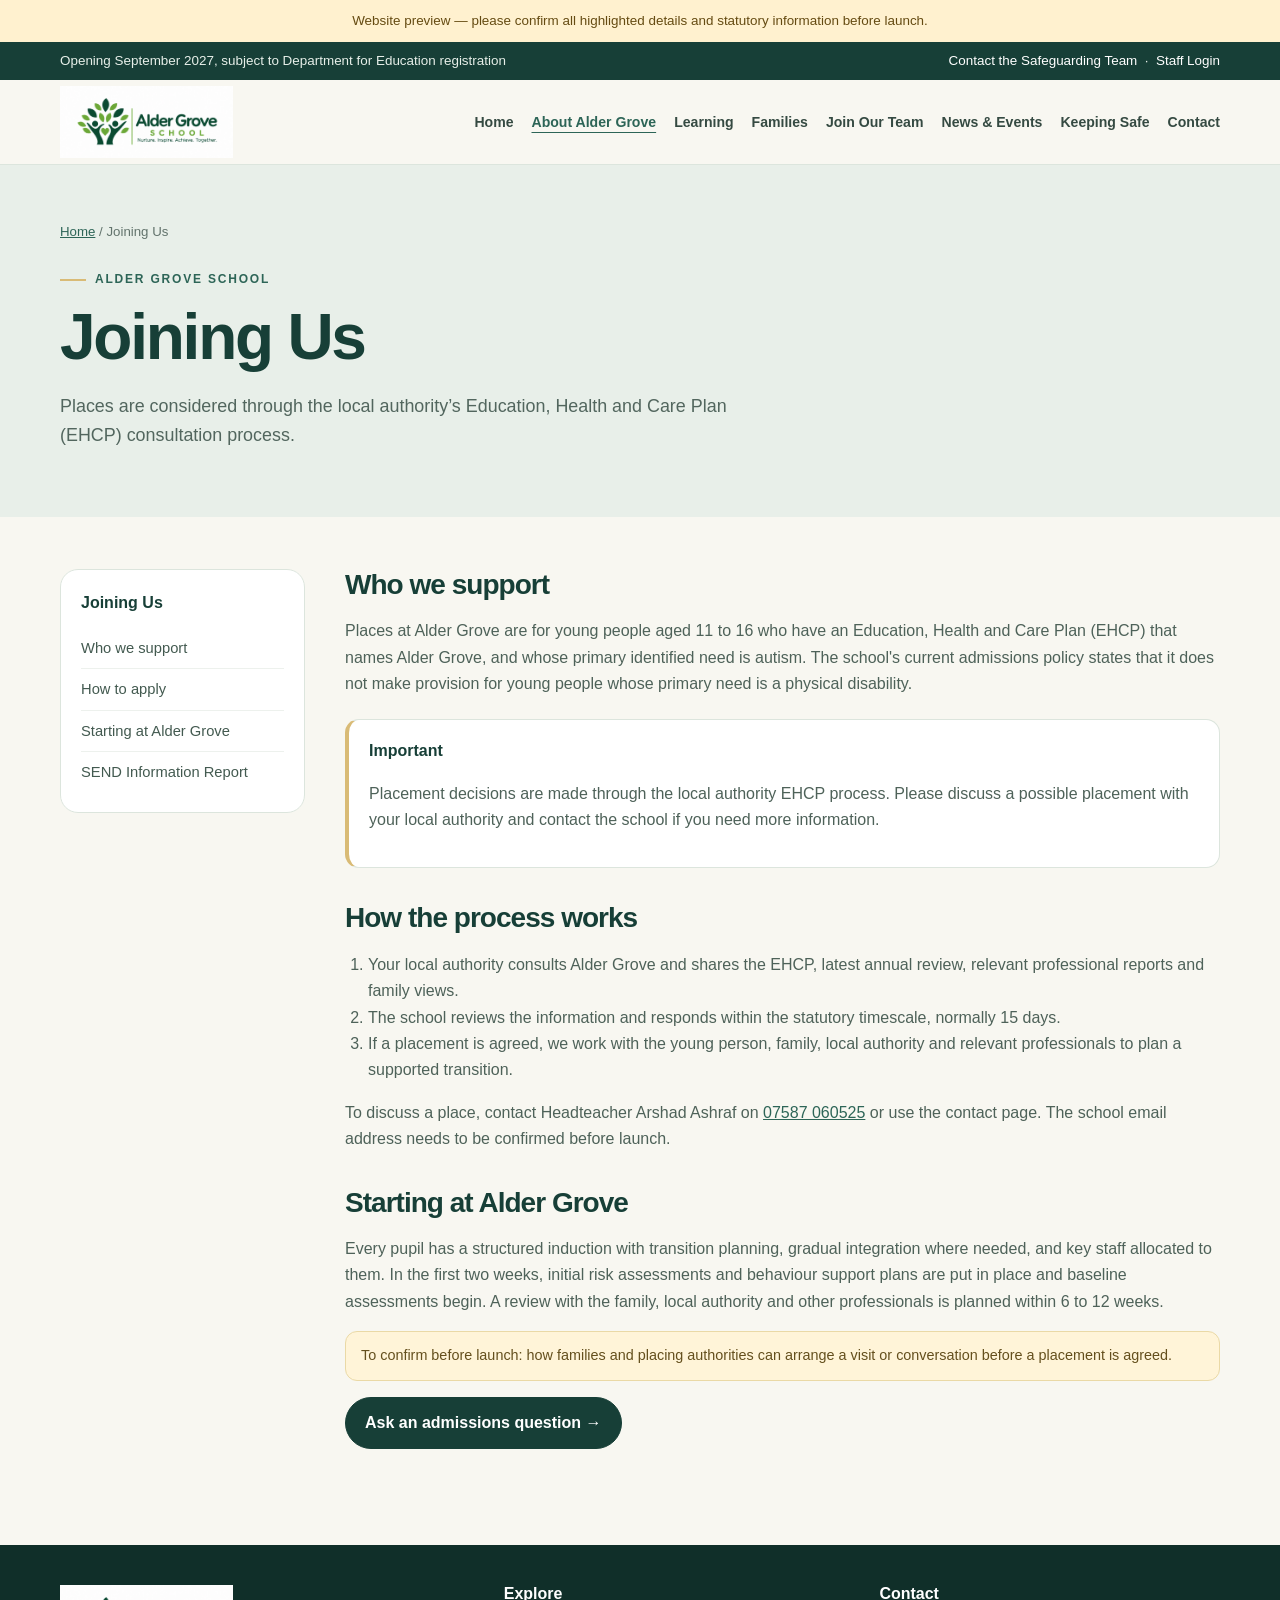
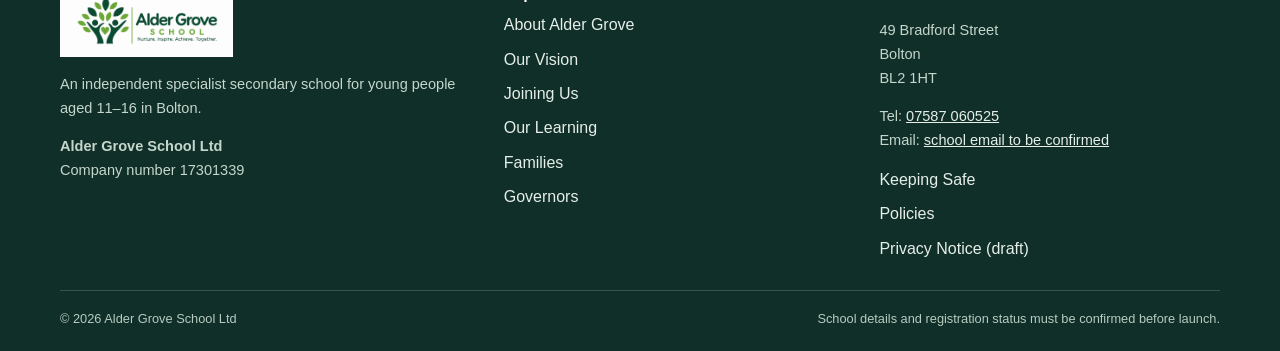
<file: admissions.html>
<!doctype html><html lang="en-GB"><head><meta charset="utf-8"><meta name="viewport" content="width=device-width, initial-scale=1"><meta name="description" content="Alder Grove School in Bolton."><meta name="theme-color" content="#173f37"><title>Joining Us | Alder Grove School</title><link rel="stylesheet" href="style.css"></head><body><a class="skip" href="#main">Skip to main content</a>
<div class="notice">Website preview — please confirm all highlighted details and statutory information before launch.</div>
<div class="topbar"><div class="wrap"><span>Opening September 2027, subject to Department for Education registration</span><span><a href="keeping-safe.html">Contact the Safeguarding Team</a> &nbsp;·&nbsp; <a href="careers.html">Staff Login</a></span></div></div>
<header class="header"><div class="wrap nav">
<a class="brand" href="index.html" aria-label="Alder Grove School home"><img class="school-logo" src="alder-grove-logo.jpg" alt="Alder Grove School — Nurture. Inspire. Achieve. Together."></a>
<nav class="navlinks" id="navlinks" aria-label="Main navigation"><a href="index.html">Home</a><a href="our-school.html" aria-current="page">About Alder Grove</a><a href="learning.html">Learning</a><a href="families.html">Families</a><a href="careers.html">Join Our Team</a><a href="news.html">News & Events</a><a href="keeping-safe.html">Keeping Safe</a><a href="contact.html">Contact</a></nav>
<button class="menu-btn" id="menu-btn" aria-expanded="false" aria-controls="navlinks">Menu</button>
</div></header><section class="page-hero"><div class="wrap"><div class="breadcrumbs"><a href="index.html">Home</a> / Joining Us</div><span class="eyebrow">Alder Grove School</span><h1>Joining Us</h1><p class="lead">Places are considered through the local authority’s Education, Health and Care Plan (EHCP) consultation process.</p></div></section><main id="main"><div class="wrap page-layout"><aside class="sidebar"><strong>Joining Us</strong><a href="#eligibility">Who we support</a><a href="#process">How to apply</a><a href="#starting">Starting at Alder Grove</a><a href="policies.html#send">SEND Information Report</a></aside><article class="prose"><h2 id="eligibility">Who we support</h2><p>Places at Alder Grove are for young people aged 11 to 16 who have an Education, Health and Care Plan (EHCP) that names Alder Grove, and whose primary identified need is autism. The school's current admissions policy states that it does not make provision for young people whose primary need is a physical disability.</p><div class="callout"><strong>Important</strong><p>Placement decisions are made through the local authority EHCP process. Please discuss a possible placement with your local authority and contact the school if you need more information.</p></div><h2 id="process">How the process works</h2><ol><li>Your local authority consults Alder Grove and shares the EHCP, latest annual review, relevant professional reports and family views.</li><li>The school reviews the information and responds within the statutory timescale, normally 15 days.</li><li>If a placement is agreed, we work with the young person, family, local authority and relevant professionals to plan a supported transition.</li></ol><p>To discuss a place, contact Headteacher Arshad Ashraf on <a href="tel:07587060525">07587 060525</a> or use the contact page. The school email address needs to be confirmed before launch.</p><h2 id="starting">Starting at Alder Grove</h2><p>Every pupil has a structured induction with transition planning, gradual integration where needed, and key staff allocated to them. In the first two weeks, initial risk assessments and behaviour support plans are put in place and baseline assessments begin. A review with the family, local authority and other professionals is planned within 6 to 12 weeks.</p><div class="placeholder">To confirm before launch: how families and placing authorities can arrange a visit or conversation before a placement is agreed.</div><p><a class="btn" href="contact.html">Ask an admissions question →</a></p></article></div></main><footer class="footer"><div class="wrap">
<div class="footer-grid">
<div><a class="brand" href="index.html"><img class="school-logo" src="alder-grove-logo.jpg" alt="Alder Grove School — Nurture. Inspire. Achieve. Together."></a><p>An independent specialist secondary school for young people aged 11–16 in Bolton.</p><p><strong>Alder Grove School Ltd</strong><br>Company number 17301339</p></div>
<div><h3>Explore</h3><div class="footer-links"><a href="our-school.html">About Alder Grove</a><a href="vision.html">Our Vision</a><a href="admissions.html">Joining Us</a><a href="learning.html">Our Learning</a><a href="families.html">Families</a><a href="governors.html">Governors</a></div></div>
<div><h3>Contact</h3><p>49 Bradford Street<br>Bolton<br>BL2 1HT</p><p>Tel: <a href="tel:07587060525">07587 060525</a><br>Email: <a href="contact.html">school email to be confirmed</a></p><div class="footer-links"><a href="keeping-safe.html">Keeping Safe</a><a href="policies.html">Policies</a><a href="privacy.html">Privacy Notice (draft)</a></div></div>
</div><div class="footer-bottom"><span>© <span id="year"></span> Alder Grove School Ltd</span><span>School details and registration status must be confirmed before launch.</span></div></div></footer>
<script>
const b=document.getElementById('menu-btn'),n=document.getElementById('navlinks');
if(b&&n){b.addEventListener('click',()=>{const o=n.classList.toggle('open');b.setAttribute('aria-expanded',String(o));});n.querySelectorAll('a').forEach(a=>a.addEventListener('click',()=>{n.classList.remove('open');b.setAttribute('aria-expanded','false')}));}
document.getElementById('year').textContent=new Date().getFullYear();
</script></body></html>
</file>
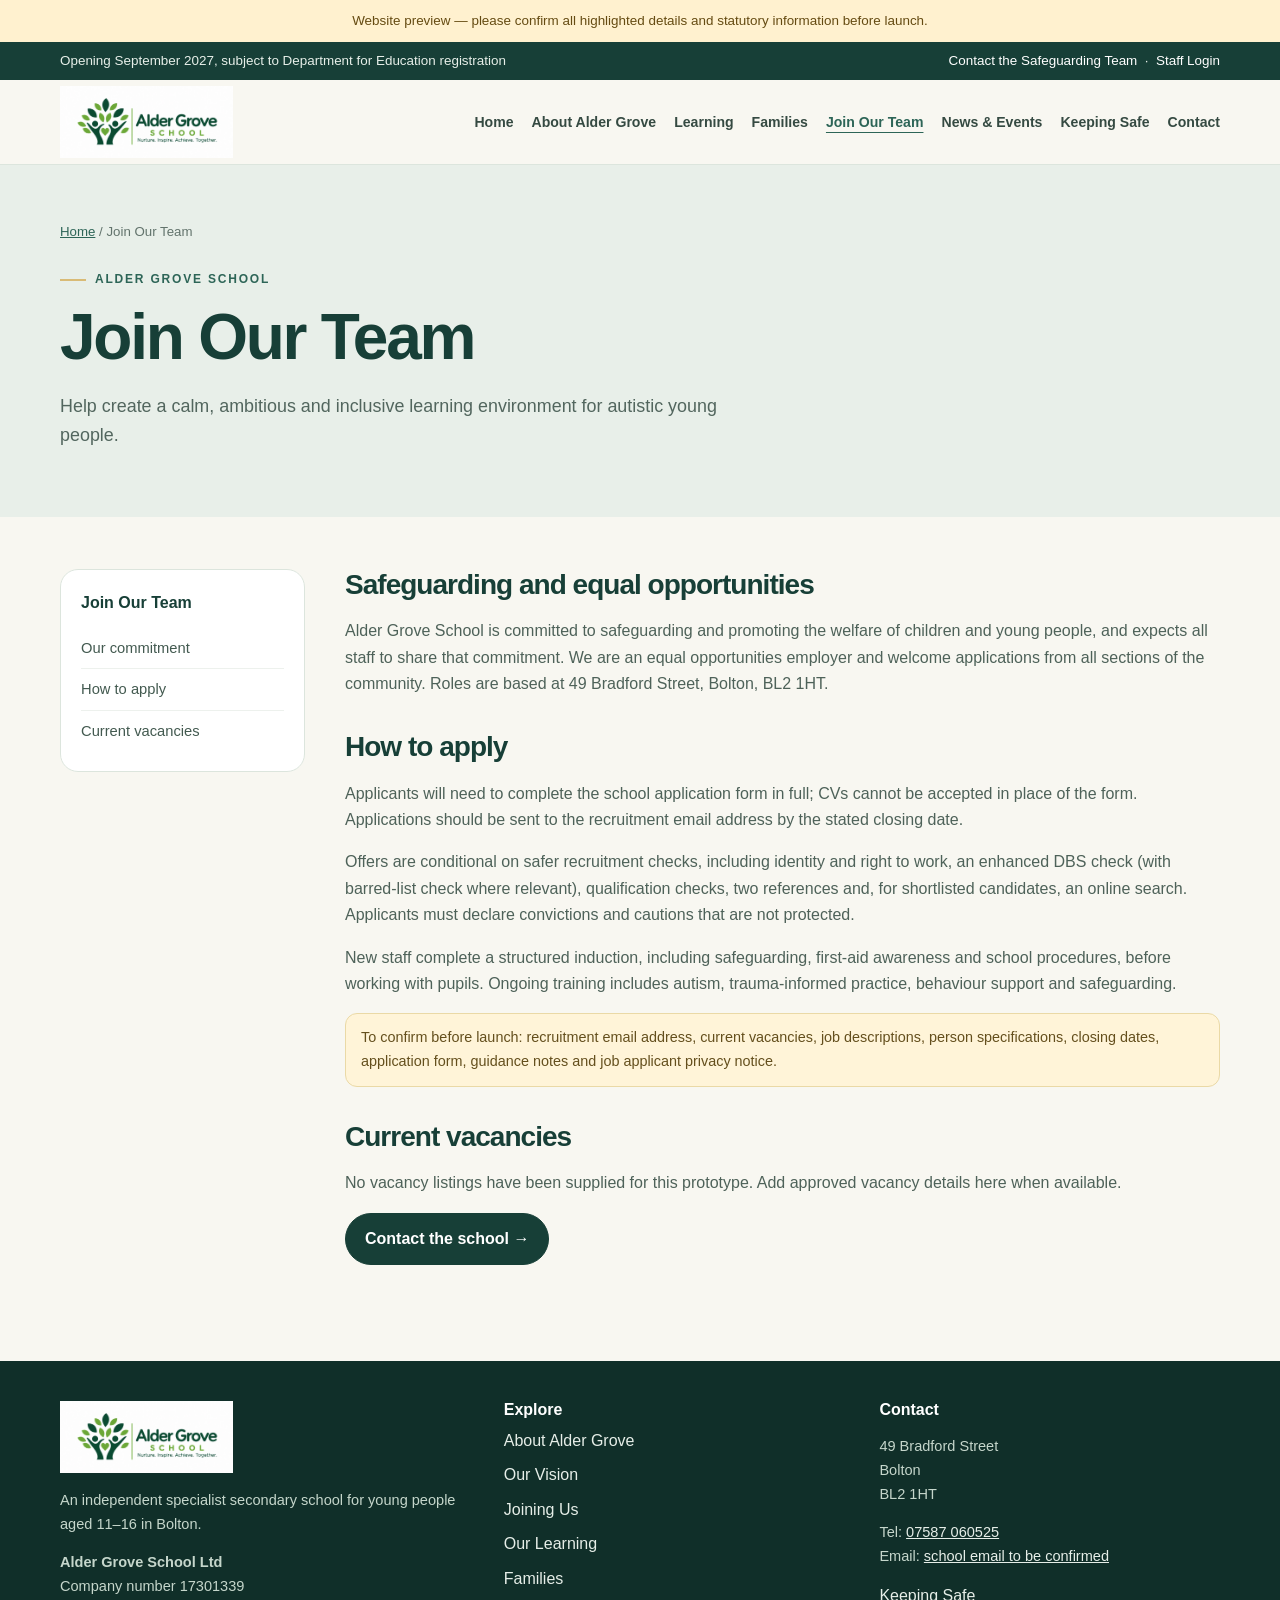
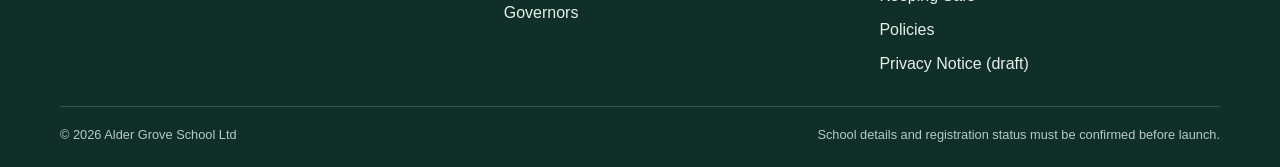
<file: careers.html>
<!doctype html><html lang="en-GB"><head><meta charset="utf-8"><meta name="viewport" content="width=device-width, initial-scale=1"><meta name="description" content="Alder Grove School in Bolton."><meta name="theme-color" content="#173f37"><title>Join Our Team | Alder Grove School</title><link rel="stylesheet" href="style.css"></head><body><a class="skip" href="#main">Skip to main content</a>
<div class="notice">Website preview — please confirm all highlighted details and statutory information before launch.</div>
<div class="topbar"><div class="wrap"><span>Opening September 2027, subject to Department for Education registration</span><span><a href="keeping-safe.html">Contact the Safeguarding Team</a> &nbsp;·&nbsp; <a href="careers.html">Staff Login</a></span></div></div>
<header class="header"><div class="wrap nav">
<a class="brand" href="index.html" aria-label="Alder Grove School home"><img class="school-logo" src="alder-grove-logo.jpg" alt="Alder Grove School — Nurture. Inspire. Achieve. Together."></a>
<nav class="navlinks" id="navlinks" aria-label="Main navigation"><a href="index.html">Home</a><a href="our-school.html">About Alder Grove</a><a href="learning.html">Learning</a><a href="families.html">Families</a><a href="careers.html" aria-current="page">Join Our Team</a><a href="news.html">News & Events</a><a href="keeping-safe.html">Keeping Safe</a><a href="contact.html">Contact</a></nav>
<button class="menu-btn" id="menu-btn" aria-expanded="false" aria-controls="navlinks">Menu</button>
</div></header><section class="page-hero"><div class="wrap"><div class="breadcrumbs"><a href="index.html">Home</a> / Join Our Team</div><span class="eyebrow">Alder Grove School</span><h1>Join Our Team</h1><p class="lead">Help create a calm, ambitious and inclusive learning environment for autistic young people.</p></div></section><main id="main"><div class="wrap page-layout"><aside class="sidebar"><strong>Join Our Team</strong><a href="#commitment">Our commitment</a><a href="#apply">How to apply</a><a href="#vacancies">Current vacancies</a></aside><article class="prose"><h2 id="commitment">Safeguarding and equal opportunities</h2><p>Alder Grove School is committed to safeguarding and promoting the welfare of children and young people, and expects all staff to share that commitment. We are an equal opportunities employer and welcome applications from all sections of the community. Roles are based at 49 Bradford Street, Bolton, BL2 1HT.</p><h2 id="apply">How to apply</h2><p>Applicants will need to complete the school application form in full; CVs cannot be accepted in place of the form. Applications should be sent to the recruitment email address by the stated closing date.</p><p>Offers are conditional on safer recruitment checks, including identity and right to work, an enhanced DBS check (with barred-list check where relevant), qualification checks, two references and, for shortlisted candidates, an online search. Applicants must declare convictions and cautions that are not protected.</p><p>New staff complete a structured induction, including safeguarding, first-aid awareness and school procedures, before working with pupils. Ongoing training includes autism, trauma-informed practice, behaviour support and safeguarding.</p><div class="placeholder">To confirm before launch: recruitment email address, current vacancies, job descriptions, person specifications, closing dates, application form, guidance notes and job applicant privacy notice.</div><h2 id="vacancies">Current vacancies</h2><p>No vacancy listings have been supplied for this prototype. Add approved vacancy details here when available.</p><p><a class="btn" href="contact.html">Contact the school →</a></p></article></div></main><footer class="footer"><div class="wrap">
<div class="footer-grid">
<div><a class="brand" href="index.html"><img class="school-logo" src="alder-grove-logo.jpg" alt="Alder Grove School — Nurture. Inspire. Achieve. Together."></a><p>An independent specialist secondary school for young people aged 11–16 in Bolton.</p><p><strong>Alder Grove School Ltd</strong><br>Company number 17301339</p></div>
<div><h3>Explore</h3><div class="footer-links"><a href="our-school.html">About Alder Grove</a><a href="vision.html">Our Vision</a><a href="admissions.html">Joining Us</a><a href="learning.html">Our Learning</a><a href="families.html">Families</a><a href="governors.html">Governors</a></div></div>
<div><h3>Contact</h3><p>49 Bradford Street<br>Bolton<br>BL2 1HT</p><p>Tel: <a href="tel:07587060525">07587 060525</a><br>Email: <a href="contact.html">school email to be confirmed</a></p><div class="footer-links"><a href="keeping-safe.html">Keeping Safe</a><a href="policies.html">Policies</a><a href="privacy.html">Privacy Notice (draft)</a></div></div>
</div><div class="footer-bottom"><span>© <span id="year"></span> Alder Grove School Ltd</span><span>School details and registration status must be confirmed before launch.</span></div></div></footer>
<script>
const b=document.getElementById('menu-btn'),n=document.getElementById('navlinks');
if(b&&n){b.addEventListener('click',()=>{const o=n.classList.toggle('open');b.setAttribute('aria-expanded',String(o));});n.querySelectorAll('a').forEach(a=>a.addEventListener('click',()=>{n.classList.remove('open');b.setAttribute('aria-expanded','false')}));}
document.getElementById('year').textContent=new Date().getFullYear();
</script></body></html>
</file>
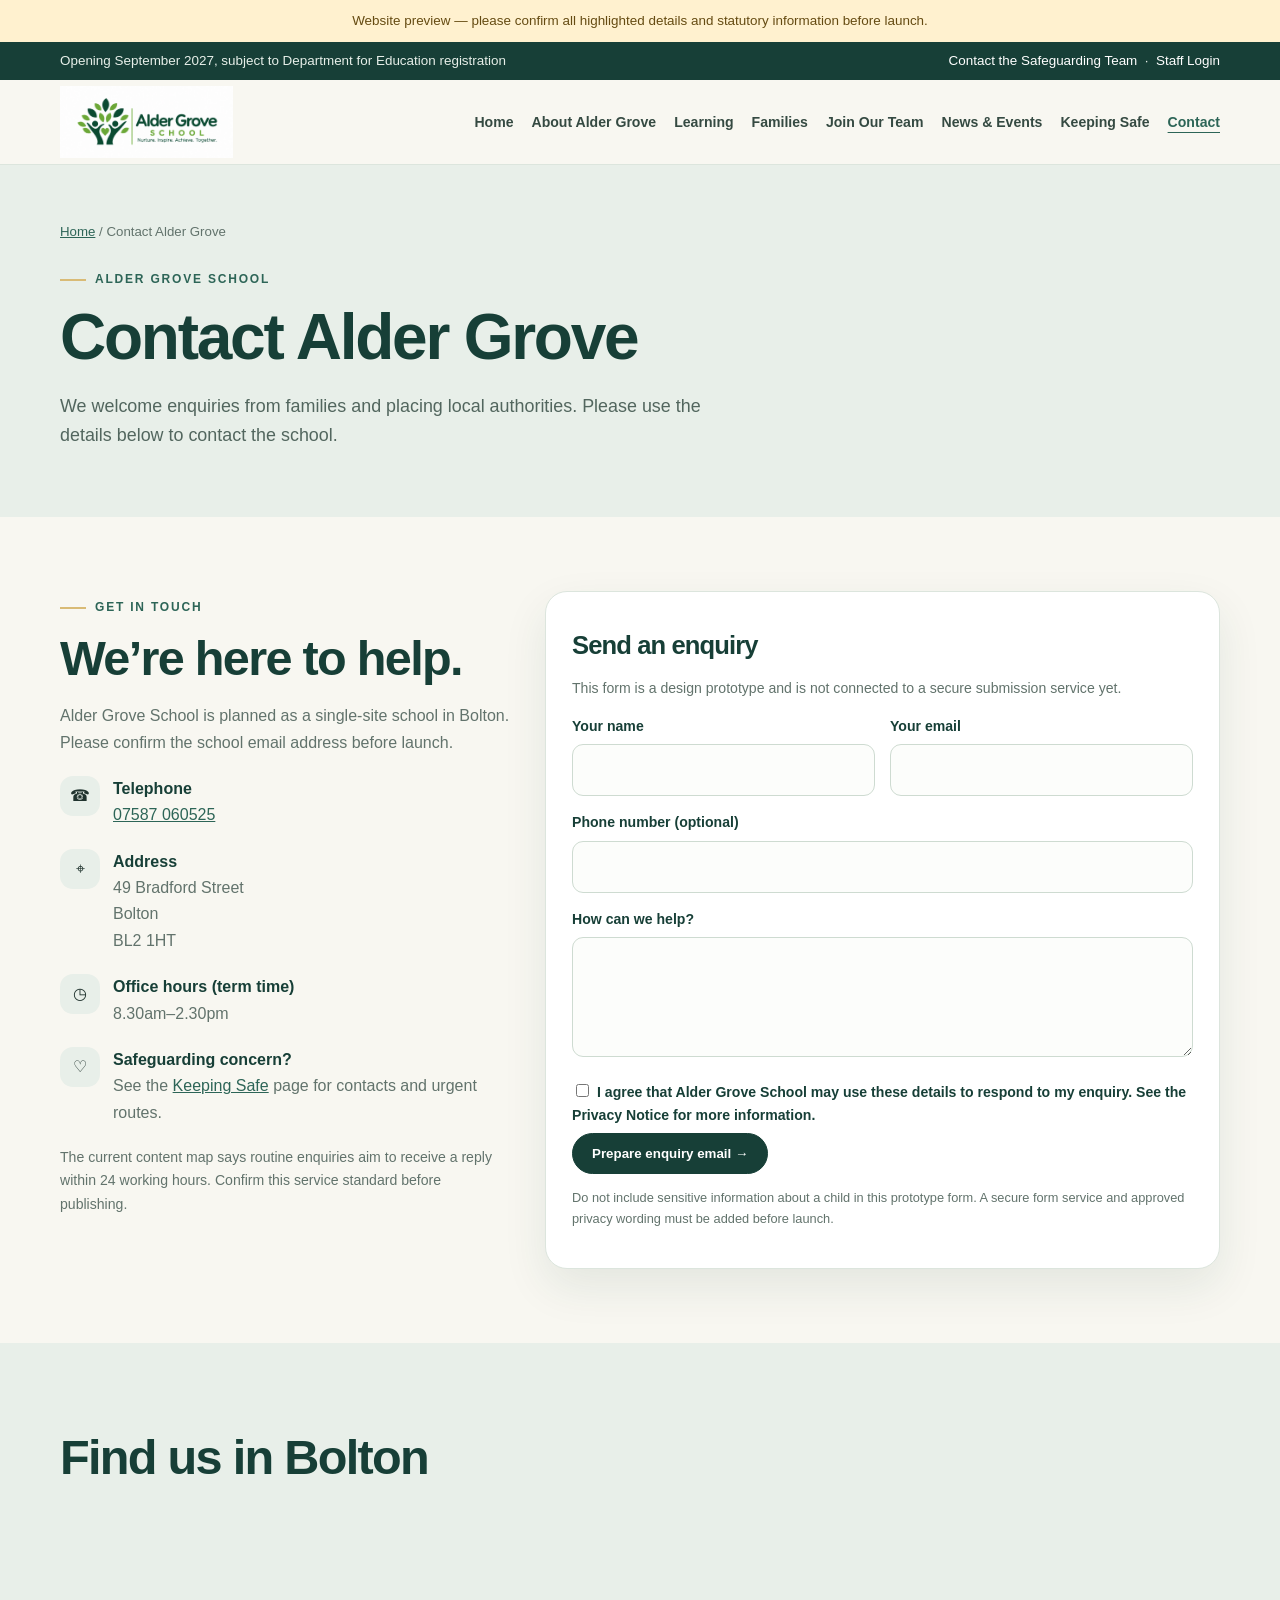
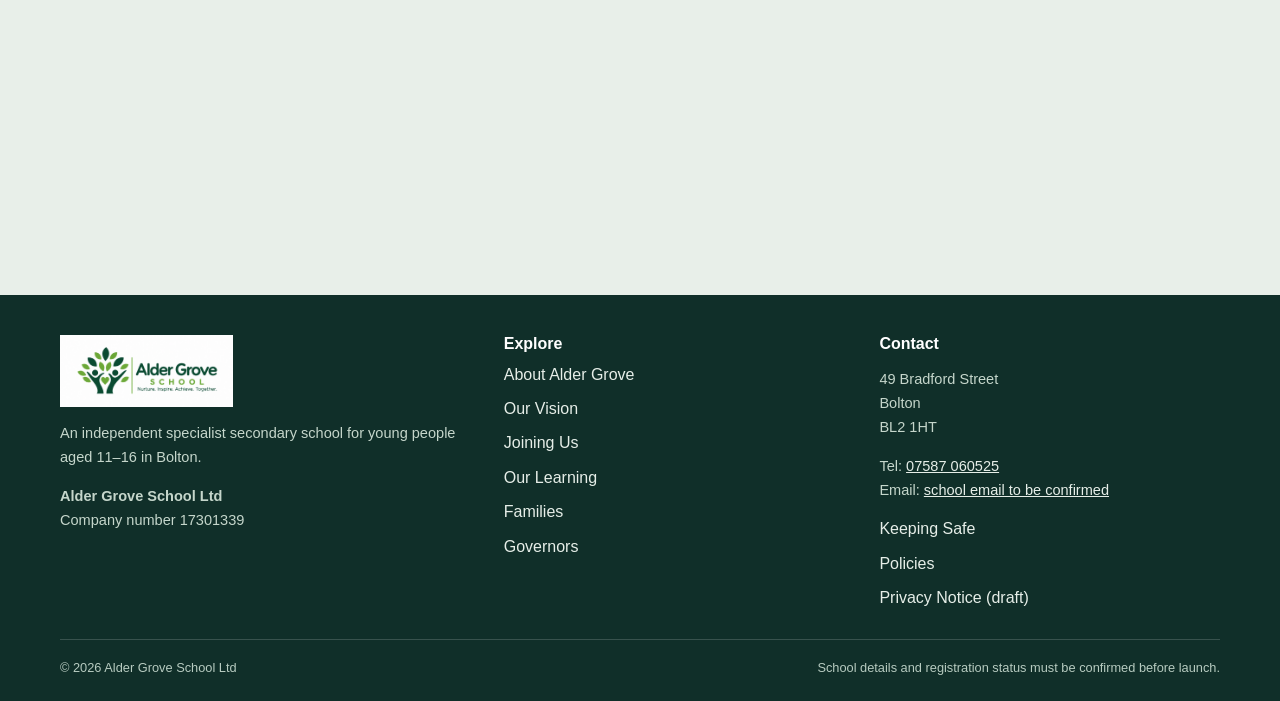
<file: contact.html>
<!doctype html><html lang="en-GB"><head><meta charset="utf-8"><meta name="viewport" content="width=device-width, initial-scale=1"><meta name="description" content="Alder Grove School in Bolton."><meta name="theme-color" content="#173f37"><title>Contact | Alder Grove School</title><link rel="stylesheet" href="style.css"></head><body><a class="skip" href="#main">Skip to main content</a>
<div class="notice">Website preview — please confirm all highlighted details and statutory information before launch.</div>
<div class="topbar"><div class="wrap"><span>Opening September 2027, subject to Department for Education registration</span><span><a href="keeping-safe.html">Contact the Safeguarding Team</a> &nbsp;·&nbsp; <a href="careers.html">Staff Login</a></span></div></div>
<header class="header"><div class="wrap nav">
<a class="brand" href="index.html" aria-label="Alder Grove School home"><img class="school-logo" src="alder-grove-logo.jpg" alt="Alder Grove School — Nurture. Inspire. Achieve. Together."></a>
<nav class="navlinks" id="navlinks" aria-label="Main navigation"><a href="index.html">Home</a><a href="our-school.html">About Alder Grove</a><a href="learning.html">Learning</a><a href="families.html">Families</a><a href="careers.html">Join Our Team</a><a href="news.html">News & Events</a><a href="keeping-safe.html">Keeping Safe</a><a href="contact.html" aria-current="page">Contact</a></nav>
<button class="menu-btn" id="menu-btn" aria-expanded="false" aria-controls="navlinks">Menu</button>
</div></header><section class="page-hero"><div class="wrap"><div class="breadcrumbs"><a href="index.html">Home</a> / Contact Alder Grove</div><span class="eyebrow">Alder Grove School</span><h1>Contact Alder Grove</h1><p class="lead">We welcome enquiries from families and placing local authorities. Please use the details below to contact the school.</p></div></section><main id="main"><section class="section"><div class="wrap contact-grid"><div><span class="eyebrow">Get in touch</span><h2>We’re here to help.</h2><p class="muted">Alder Grove School is planned as a single-site school in Bolton. Please confirm the school email address before launch.</p><div class="contact-item"><div class="icon">☎</div><div><strong>Telephone</strong><span><a href="tel:07587060525">07587 060525</a></span></div></div><div class="contact-item"><div class="icon">⌖</div><div><strong>Address</strong><span>49 Bradford Street<br>Bolton<br>BL2 1HT</span></div></div><div class="contact-item"><div class="icon">◷</div><div><strong>Office hours (term time)</strong><span>8.30am–2.30pm</span></div></div><div class="contact-item"><div class="icon">♡</div><div><strong>Safeguarding concern?</strong><span>See the <a href="keeping-safe.html">Keeping Safe</a> page for contacts and urgent routes.</span></div></div><p class="small muted">The current content map says routine enquiries aim to receive a reply within 24 working hours. Confirm this service standard before publishing.</p></div><form id="enquiry-form"><h2 style="font-size:1.6rem">Send an enquiry</h2><p class="small muted">This form is a design prototype and is not connected to a secure submission service yet.</p><div class="form-grid"><div><label for="name">Your name</label><input id="name" name="name" autocomplete="name" required></div><div><label for="email">Your email</label><input id="email" name="email" type="email" autocomplete="email" required></div><div class="full"><label for="phone">Phone number (optional)</label><input id="phone" name="phone" type="tel" autocomplete="tel"></div><div class="full"><label for="message">How can we help?</label><textarea id="message" name="message" required></textarea></div><div class="full"><label><input type="checkbox" required style="width:auto;margin-right:8px">I agree that Alder Grove School may use these details to respond to my enquiry. See the Privacy Notice for more information.</label><button class="btn" type="submit">Prepare enquiry email →</button><p class="form-note" id="form-note">Do not include sensitive information about a child in this prototype form. A secure form service and approved privacy wording must be added before launch.</p></div></div></form></div></section><section class="section sage"><div class="wrap"><h2>Find us in Bolton</h2><iframe class="map" title="Map showing 49 Bradford Street, Bolton" loading="lazy" src="https://maps.google.com/maps?q=49%20Bradford%20Street%2C%20Bolton%2C%20BL2%201HT&output=embed"></iframe></div></section></main><script>document.getElementById('enquiry-form').addEventListener('submit',e=>{e.preventDefault();document.getElementById('form-note').textContent='Thank you. This prototype is not connected to a secure email or form service yet. Please contact the school by telephone until a verified submission method is configured.';});</script><footer class="footer"><div class="wrap">
<div class="footer-grid">
<div><a class="brand" href="index.html"><img class="school-logo" src="alder-grove-logo.jpg" alt="Alder Grove School — Nurture. Inspire. Achieve. Together."></a><p>An independent specialist secondary school for young people aged 11–16 in Bolton.</p><p><strong>Alder Grove School Ltd</strong><br>Company number 17301339</p></div>
<div><h3>Explore</h3><div class="footer-links"><a href="our-school.html">About Alder Grove</a><a href="vision.html">Our Vision</a><a href="admissions.html">Joining Us</a><a href="learning.html">Our Learning</a><a href="families.html">Families</a><a href="governors.html">Governors</a></div></div>
<div><h3>Contact</h3><p>49 Bradford Street<br>Bolton<br>BL2 1HT</p><p>Tel: <a href="tel:07587060525">07587 060525</a><br>Email: <a href="contact.html">school email to be confirmed</a></p><div class="footer-links"><a href="keeping-safe.html">Keeping Safe</a><a href="policies.html">Policies</a><a href="privacy.html">Privacy Notice (draft)</a></div></div>
</div><div class="footer-bottom"><span>© <span id="year"></span> Alder Grove School Ltd</span><span>School details and registration status must be confirmed before launch.</span></div></div></footer>
<script>
const b=document.getElementById('menu-btn'),n=document.getElementById('navlinks');
if(b&&n){b.addEventListener('click',()=>{const o=n.classList.toggle('open');b.setAttribute('aria-expanded',String(o));});n.querySelectorAll('a').forEach(a=>a.addEventListener('click',()=>{n.classList.remove('open');b.setAttribute('aria-expanded','false')}));}
document.getElementById('year').textContent=new Date().getFullYear();
</script></body></html>
</file>
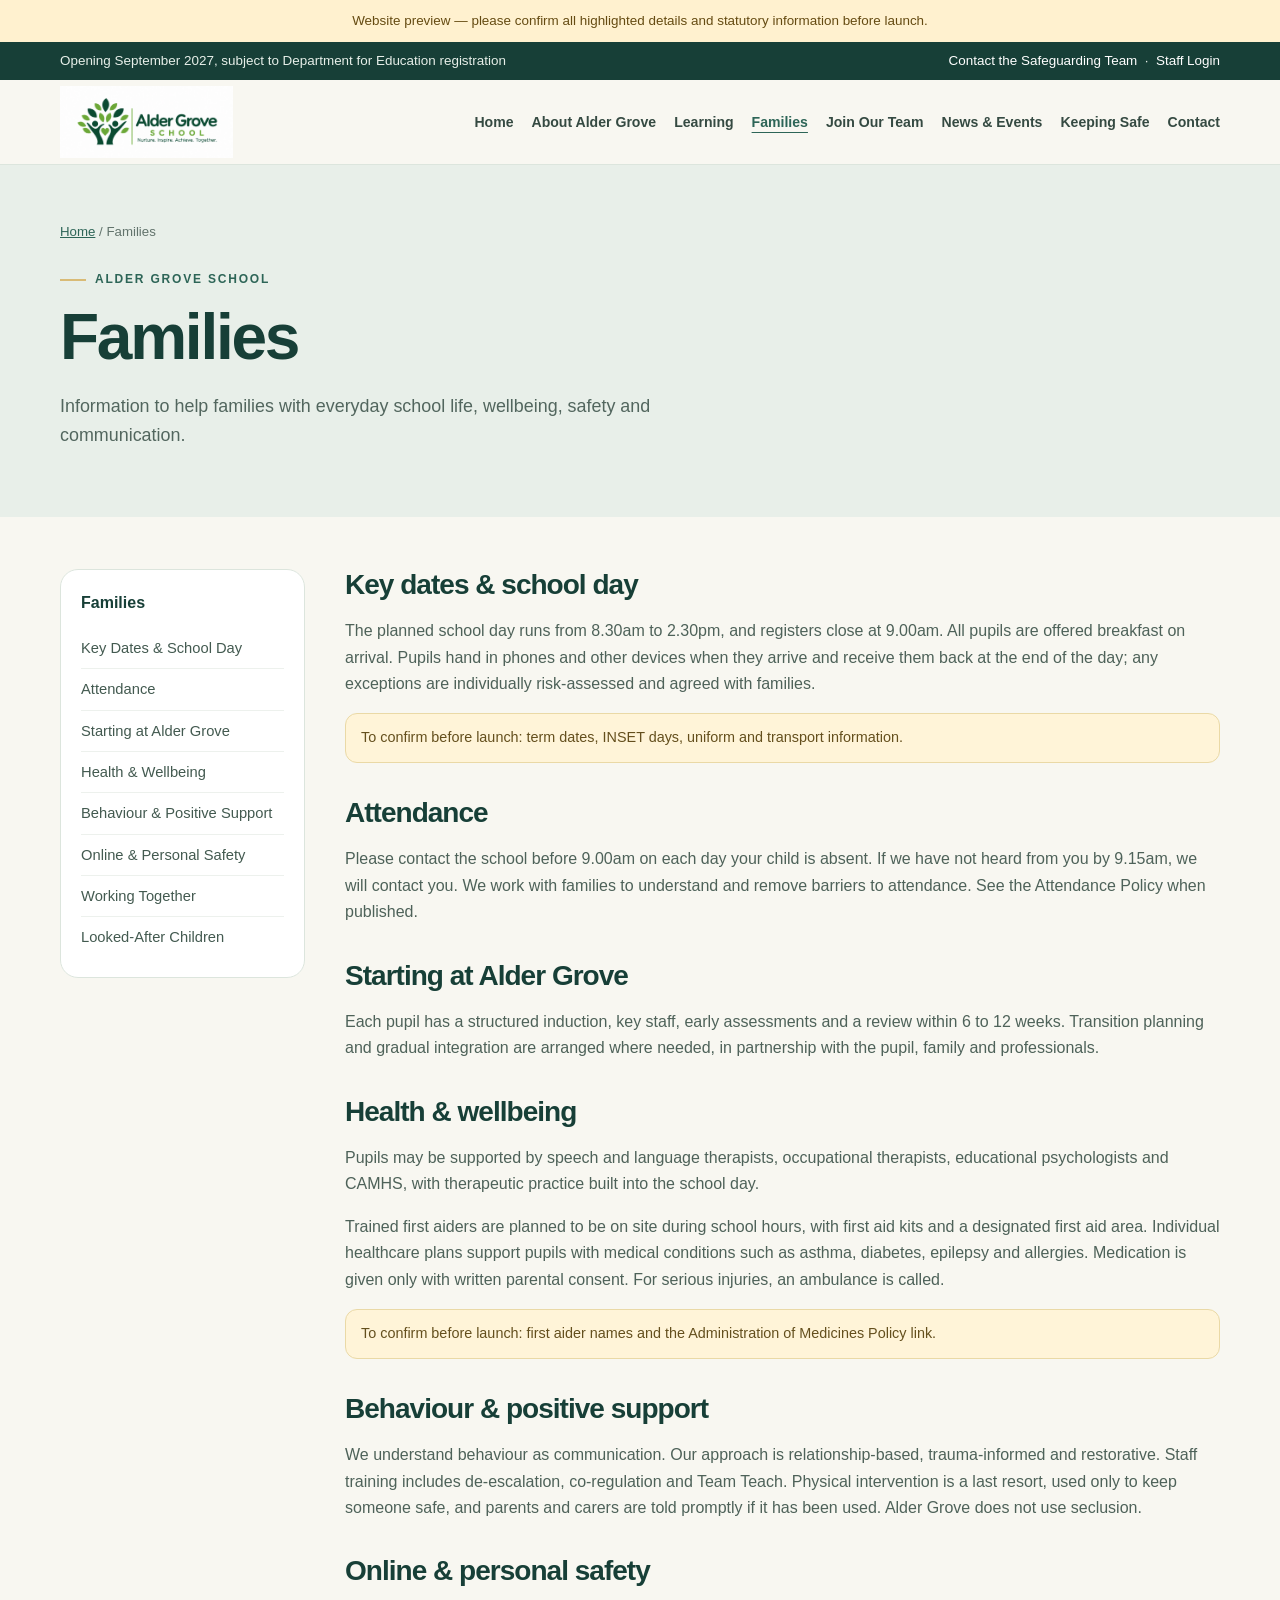
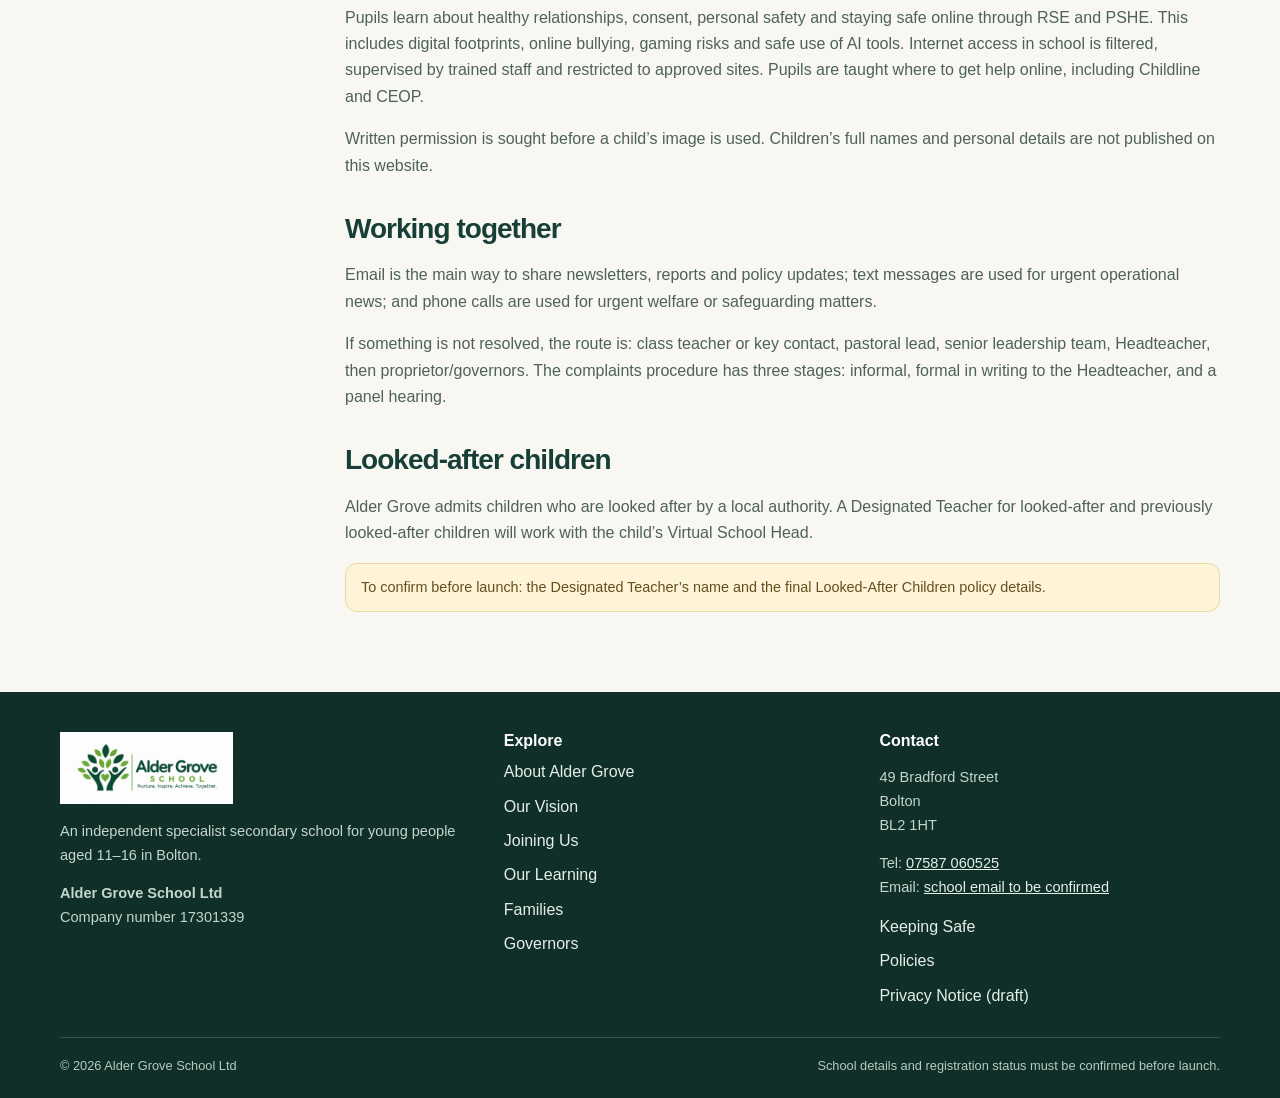
<file: families.html>
<!doctype html><html lang="en-GB"><head><meta charset="utf-8"><meta name="viewport" content="width=device-width, initial-scale=1"><meta name="description" content="Alder Grove School in Bolton."><meta name="theme-color" content="#173f37"><title>Families | Alder Grove School</title><link rel="stylesheet" href="style.css"></head><body><a class="skip" href="#main">Skip to main content</a>
<div class="notice">Website preview — please confirm all highlighted details and statutory information before launch.</div>
<div class="topbar"><div class="wrap"><span>Opening September 2027, subject to Department for Education registration</span><span><a href="keeping-safe.html">Contact the Safeguarding Team</a> &nbsp;·&nbsp; <a href="careers.html">Staff Login</a></span></div></div>
<header class="header"><div class="wrap nav">
<a class="brand" href="index.html" aria-label="Alder Grove School home"><img class="school-logo" src="alder-grove-logo.jpg" alt="Alder Grove School — Nurture. Inspire. Achieve. Together."></a>
<nav class="navlinks" id="navlinks" aria-label="Main navigation"><a href="index.html">Home</a><a href="our-school.html">About Alder Grove</a><a href="learning.html">Learning</a><a href="families.html" aria-current="page">Families</a><a href="careers.html">Join Our Team</a><a href="news.html">News & Events</a><a href="keeping-safe.html">Keeping Safe</a><a href="contact.html">Contact</a></nav>
<button class="menu-btn" id="menu-btn" aria-expanded="false" aria-controls="navlinks">Menu</button>
</div></header><section class="page-hero"><div class="wrap"><div class="breadcrumbs"><a href="index.html">Home</a> / Families</div><span class="eyebrow">Alder Grove School</span><h1>Families</h1><p class="lead">Information to help families with everyday school life, wellbeing, safety and communication.</p></div></section><main id="main"><div class="wrap page-layout"><aside class="sidebar"><strong>Families</strong><a href="#dates">Key Dates & School Day</a><a href="#attendance">Attendance</a><a href="#starting">Starting at Alder Grove</a><a href="#wellbeing">Health & Wellbeing</a><a href="#behaviour">Behaviour & Positive Support</a><a href="#online">Online & Personal Safety</a><a href="#working">Working Together</a><a href="#looked-after">Looked-After Children</a></aside><article class="prose"><h2 id="dates">Key dates & school day</h2><p>The planned school day runs from 8.30am to 2.30pm, and registers close at 9.00am. All pupils are offered breakfast on arrival. Pupils hand in phones and other devices when they arrive and receive them back at the end of the day; any exceptions are individually risk-assessed and agreed with families.</p><div class="placeholder">To confirm before launch: term dates, INSET days, uniform and transport information.</div><h2 id="attendance">Attendance</h2><p>Please contact the school before 9.00am on each day your child is absent. If we have not heard from you by 9.15am, we will contact you. We work with families to understand and remove barriers to attendance. See the Attendance Policy when published.</p><h2 id="starting">Starting at Alder Grove</h2><p>Each pupil has a structured induction, key staff, early assessments and a review within 6 to 12 weeks. Transition planning and gradual integration are arranged where needed, in partnership with the pupil, family and professionals.</p><h2 id="wellbeing">Health & wellbeing</h2><p>Pupils may be supported by speech and language therapists, occupational therapists, educational psychologists and CAMHS, with therapeutic practice built into the school day.</p><p>Trained first aiders are planned to be on site during school hours, with first aid kits and a designated first aid area. Individual healthcare plans support pupils with medical conditions such as asthma, diabetes, epilepsy and allergies. Medication is given only with written parental consent. For serious injuries, an ambulance is called.</p><div class="placeholder">To confirm before launch: first aider names and the Administration of Medicines Policy link.</div><h2 id="behaviour">Behaviour & positive support</h2><p>We understand behaviour as communication. Our approach is relationship-based, trauma-informed and restorative. Staff training includes de-escalation, co-regulation and Team Teach. Physical intervention is a last resort, used only to keep someone safe, and parents and carers are told promptly if it has been used. Alder Grove does not use seclusion.</p><h2 id="online">Online & personal safety</h2><p>Pupils learn about healthy relationships, consent, personal safety and staying safe online through RSE and PSHE. This includes digital footprints, online bullying, gaming risks and safe use of AI tools. Internet access in school is filtered, supervised by trained staff and restricted to approved sites. Pupils are taught where to get help online, including Childline and CEOP.</p><p>Written permission is sought before a child’s image is used. Children’s full names and personal details are not published on this website.</p><h2 id="working">Working together</h2><p>Email is the main way to share newsletters, reports and policy updates; text messages are used for urgent operational news; and phone calls are used for urgent welfare or safeguarding matters.</p><p>If something is not resolved, the route is: class teacher or key contact, pastoral lead, senior leadership team, Headteacher, then proprietor/governors. The complaints procedure has three stages: informal, formal in writing to the Headteacher, and a panel hearing.</p><h2 id="looked-after">Looked-after children</h2><p>Alder Grove admits children who are looked after by a local authority. A Designated Teacher for looked-after and previously looked-after children will work with the child’s Virtual School Head.</p><div class="placeholder">To confirm before launch: the Designated Teacher’s name and the final Looked-After Children policy details.</div></article></div></main><footer class="footer"><div class="wrap">
<div class="footer-grid">
<div><a class="brand" href="index.html"><img class="school-logo" src="alder-grove-logo.jpg" alt="Alder Grove School — Nurture. Inspire. Achieve. Together."></a><p>An independent specialist secondary school for young people aged 11–16 in Bolton.</p><p><strong>Alder Grove School Ltd</strong><br>Company number 17301339</p></div>
<div><h3>Explore</h3><div class="footer-links"><a href="our-school.html">About Alder Grove</a><a href="vision.html">Our Vision</a><a href="admissions.html">Joining Us</a><a href="learning.html">Our Learning</a><a href="families.html">Families</a><a href="governors.html">Governors</a></div></div>
<div><h3>Contact</h3><p>49 Bradford Street<br>Bolton<br>BL2 1HT</p><p>Tel: <a href="tel:07587060525">07587 060525</a><br>Email: <a href="contact.html">school email to be confirmed</a></p><div class="footer-links"><a href="keeping-safe.html">Keeping Safe</a><a href="policies.html">Policies</a><a href="privacy.html">Privacy Notice (draft)</a></div></div>
</div><div class="footer-bottom"><span>© <span id="year"></span> Alder Grove School Ltd</span><span>School details and registration status must be confirmed before launch.</span></div></div></footer>
<script>
const b=document.getElementById('menu-btn'),n=document.getElementById('navlinks');
if(b&&n){b.addEventListener('click',()=>{const o=n.classList.toggle('open');b.setAttribute('aria-expanded',String(o));});n.querySelectorAll('a').forEach(a=>a.addEventListener('click',()=>{n.classList.remove('open');b.setAttribute('aria-expanded','false')}));}
document.getElementById('year').textContent=new Date().getFullYear();
</script></body></html>
</file>
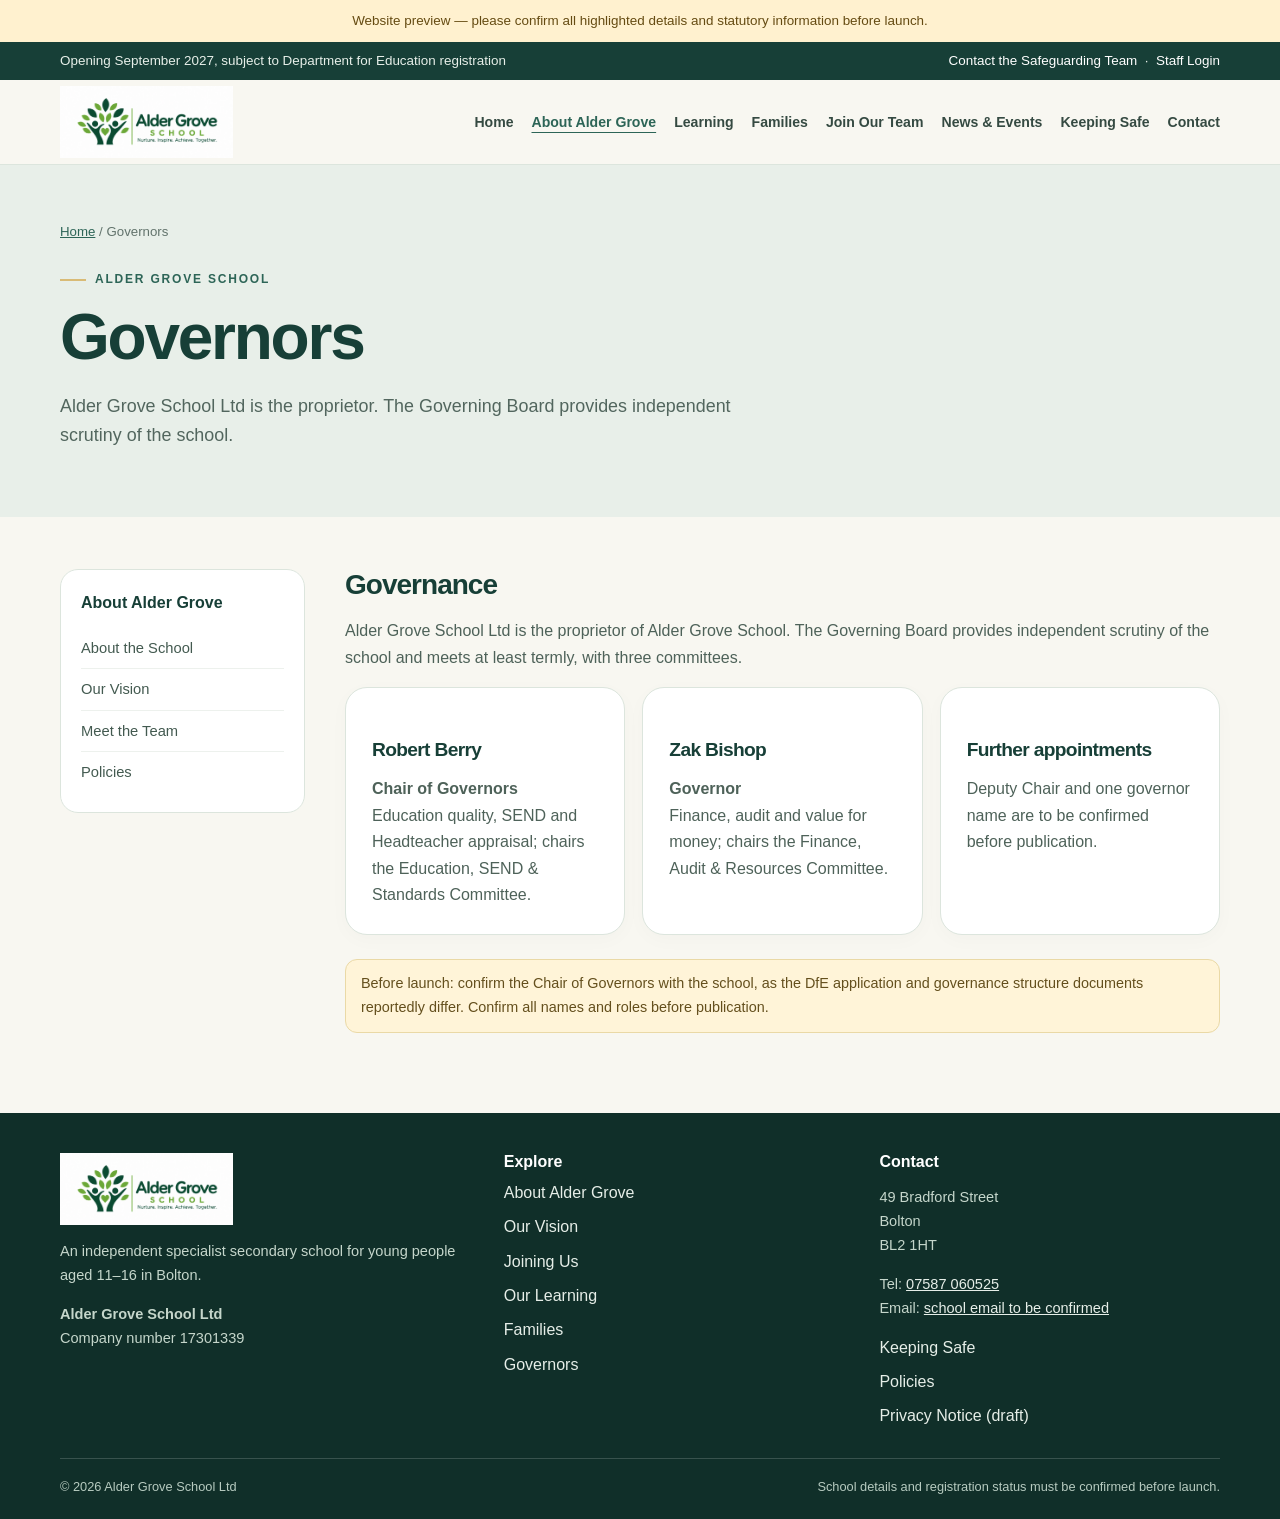
<file: governors.html>
<!doctype html><html lang="en-GB"><head><meta charset="utf-8"><meta name="viewport" content="width=device-width, initial-scale=1"><meta name="description" content="Alder Grove School in Bolton."><meta name="theme-color" content="#173f37"><title>Governors | Alder Grove School</title><link rel="stylesheet" href="style.css"></head><body><a class="skip" href="#main">Skip to main content</a>
<div class="notice">Website preview — please confirm all highlighted details and statutory information before launch.</div>
<div class="topbar"><div class="wrap"><span>Opening September 2027, subject to Department for Education registration</span><span><a href="keeping-safe.html">Contact the Safeguarding Team</a> &nbsp;·&nbsp; <a href="careers.html">Staff Login</a></span></div></div>
<header class="header"><div class="wrap nav">
<a class="brand" href="index.html" aria-label="Alder Grove School home"><img class="school-logo" src="alder-grove-logo.jpg" alt="Alder Grove School — Nurture. Inspire. Achieve. Together."></a>
<nav class="navlinks" id="navlinks" aria-label="Main navigation"><a href="index.html">Home</a><a href="our-school.html" aria-current="page">About Alder Grove</a><a href="learning.html">Learning</a><a href="families.html">Families</a><a href="careers.html">Join Our Team</a><a href="news.html">News & Events</a><a href="keeping-safe.html">Keeping Safe</a><a href="contact.html">Contact</a></nav>
<button class="menu-btn" id="menu-btn" aria-expanded="false" aria-controls="navlinks">Menu</button>
</div></header><section class="page-hero"><div class="wrap"><div class="breadcrumbs"><a href="index.html">Home</a> / Governors</div><span class="eyebrow">Alder Grove School</span><h1>Governors</h1><p class="lead">Alder Grove School Ltd is the proprietor. The Governing Board provides independent scrutiny of the school.</p></div></section><main id="main"><div class="wrap page-layout"><aside class="sidebar"><strong>About Alder Grove</strong><a href="our-school.html">About the School</a><a href="vision.html">Our Vision</a><a href="team.html">Meet the Team</a><a href="policies.html">Policies</a></aside><article class="prose"><h2>Governance</h2><p>Alder Grove School Ltd is the proprietor of Alder Grove School. The Governing Board provides independent scrutiny of the school and meets at least termly, with three committees.</p><div class="cards"><div class="card"><h3>Robert Berry</h3><p><strong>Chair of Governors</strong><br>Education quality, SEND and Headteacher appraisal; chairs the Education, SEND & Standards Committee.</p></div><div class="card"><h3>Zak Bishop</h3><p><strong>Governor</strong><br>Finance, audit and value for money; chairs the Finance, Audit & Resources Committee.</p></div><div class="card"><h3>Further appointments</h3><p>Deputy Chair and one governor name are to be confirmed before publication.</p></div></div><div class="placeholder" style="margin-top:24px">Before launch: confirm the Chair of Governors with the school, as the DfE application and governance structure documents reportedly differ. Confirm all names and roles before publication.</div></article></div></main><footer class="footer"><div class="wrap">
<div class="footer-grid">
<div><a class="brand" href="index.html"><img class="school-logo" src="alder-grove-logo.jpg" alt="Alder Grove School — Nurture. Inspire. Achieve. Together."></a><p>An independent specialist secondary school for young people aged 11–16 in Bolton.</p><p><strong>Alder Grove School Ltd</strong><br>Company number 17301339</p></div>
<div><h3>Explore</h3><div class="footer-links"><a href="our-school.html">About Alder Grove</a><a href="vision.html">Our Vision</a><a href="admissions.html">Joining Us</a><a href="learning.html">Our Learning</a><a href="families.html">Families</a><a href="governors.html">Governors</a></div></div>
<div><h3>Contact</h3><p>49 Bradford Street<br>Bolton<br>BL2 1HT</p><p>Tel: <a href="tel:07587060525">07587 060525</a><br>Email: <a href="contact.html">school email to be confirmed</a></p><div class="footer-links"><a href="keeping-safe.html">Keeping Safe</a><a href="policies.html">Policies</a><a href="privacy.html">Privacy Notice (draft)</a></div></div>
</div><div class="footer-bottom"><span>© <span id="year"></span> Alder Grove School Ltd</span><span>School details and registration status must be confirmed before launch.</span></div></div></footer>
<script>
const b=document.getElementById('menu-btn'),n=document.getElementById('navlinks');
if(b&&n){b.addEventListener('click',()=>{const o=n.classList.toggle('open');b.setAttribute('aria-expanded',String(o));});n.querySelectorAll('a').forEach(a=>a.addEventListener('click',()=>{n.classList.remove('open');b.setAttribute('aria-expanded','false')}));}
document.getElementById('year').textContent=new Date().getFullYear();
</script></body></html>
</file>
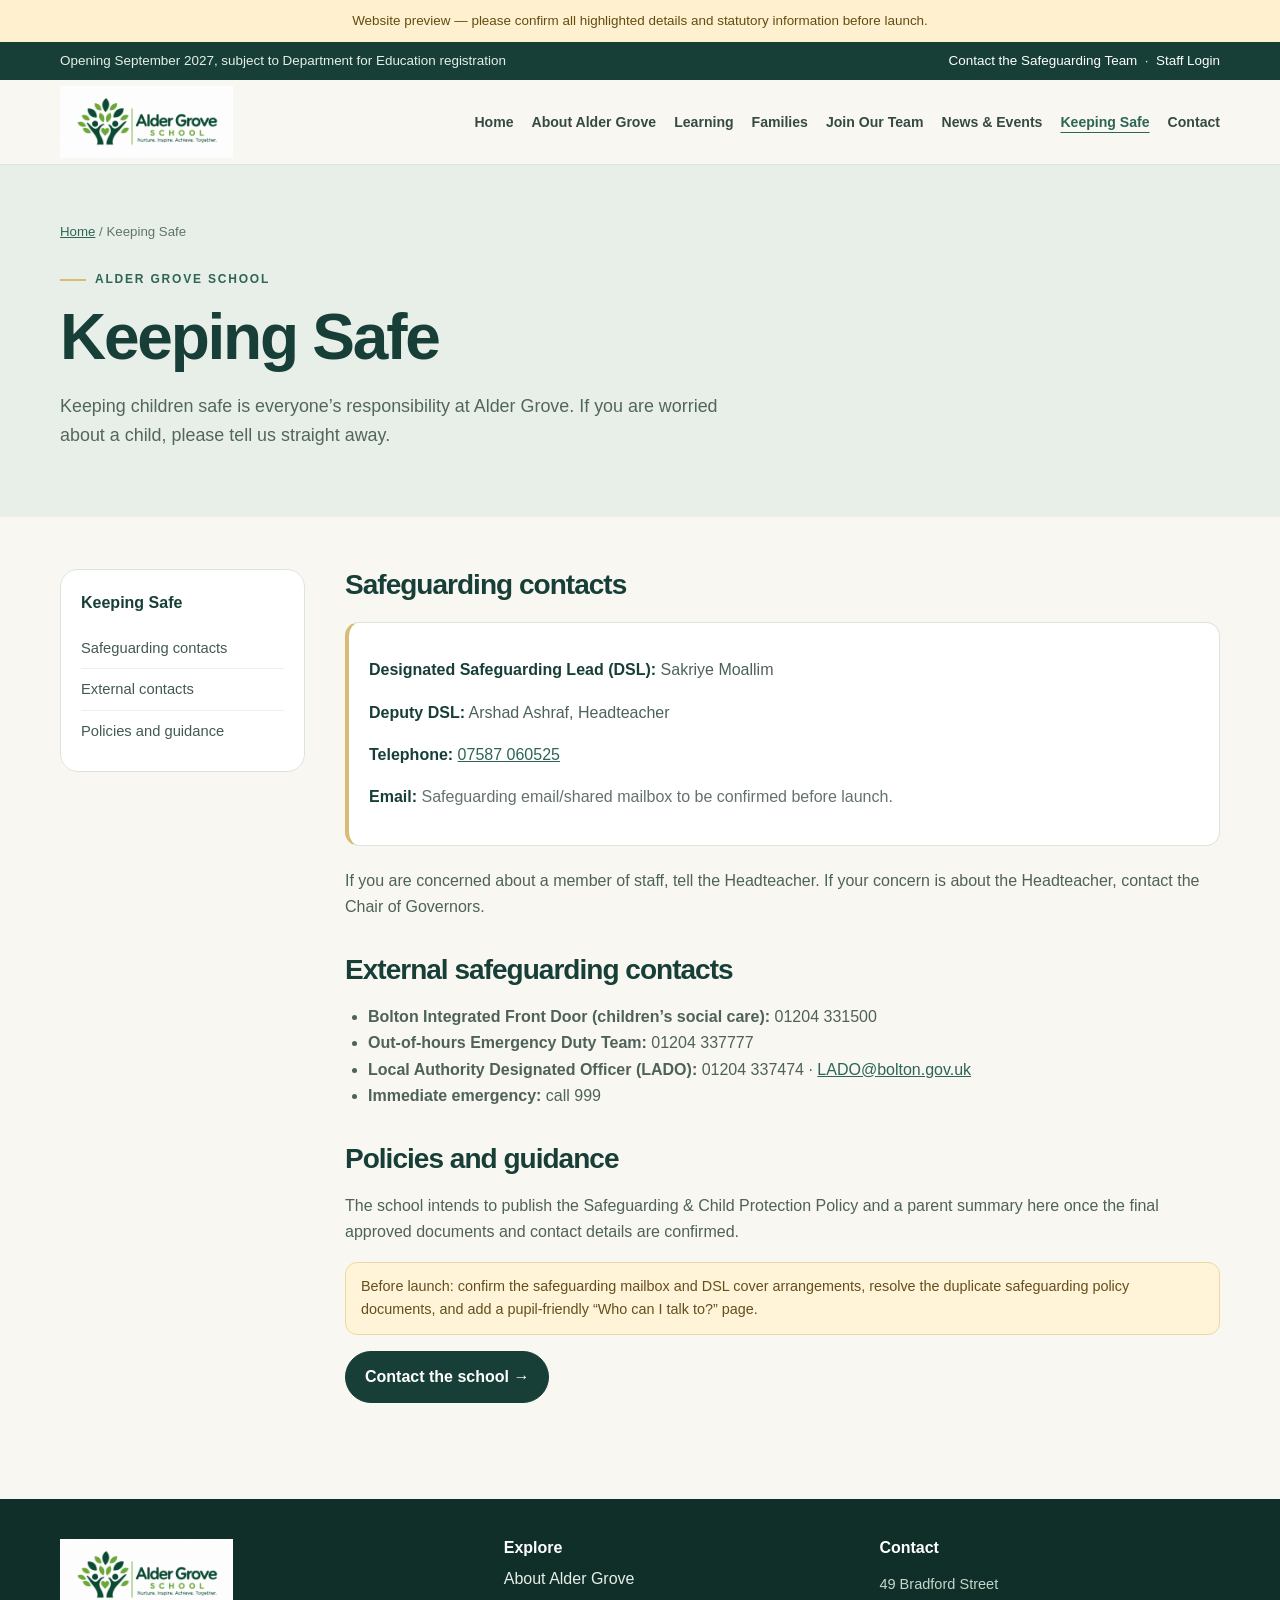
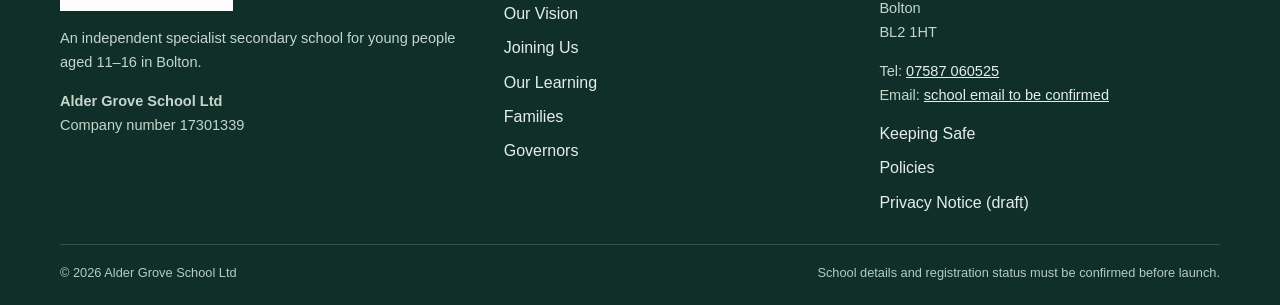
<file: keeping-safe.html>
<!doctype html><html lang="en-GB"><head><meta charset="utf-8"><meta name="viewport" content="width=device-width, initial-scale=1"><meta name="description" content="Alder Grove School in Bolton."><meta name="theme-color" content="#173f37"><title>Keeping Safe | Alder Grove School</title><link rel="stylesheet" href="style.css"></head><body><a class="skip" href="#main">Skip to main content</a>
<div class="notice">Website preview — please confirm all highlighted details and statutory information before launch.</div>
<div class="topbar"><div class="wrap"><span>Opening September 2027, subject to Department for Education registration</span><span><a href="keeping-safe.html">Contact the Safeguarding Team</a> &nbsp;·&nbsp; <a href="careers.html">Staff Login</a></span></div></div>
<header class="header"><div class="wrap nav">
<a class="brand" href="index.html" aria-label="Alder Grove School home"><img class="school-logo" src="alder-grove-logo.jpg" alt="Alder Grove School — Nurture. Inspire. Achieve. Together."></a>
<nav class="navlinks" id="navlinks" aria-label="Main navigation"><a href="index.html">Home</a><a href="our-school.html">About Alder Grove</a><a href="learning.html">Learning</a><a href="families.html">Families</a><a href="careers.html">Join Our Team</a><a href="news.html">News & Events</a><a href="keeping-safe.html" aria-current="page">Keeping Safe</a><a href="contact.html">Contact</a></nav>
<button class="menu-btn" id="menu-btn" aria-expanded="false" aria-controls="navlinks">Menu</button>
</div></header><section class="page-hero"><div class="wrap"><div class="breadcrumbs"><a href="index.html">Home</a> / Keeping Safe</div><span class="eyebrow">Alder Grove School</span><h1>Keeping Safe</h1><p class="lead">Keeping children safe is everyone’s responsibility at Alder Grove. If you are worried about a child, please tell us straight away.</p></div></section><main id="main"><div class="wrap page-layout"><aside class="sidebar"><strong>Keeping Safe</strong><a href="#contacts">Safeguarding contacts</a><a href="#outside">External contacts</a><a href="#downloads">Policies and guidance</a></aside><article class="prose"><h2 id="contacts">Safeguarding contacts</h2><div class="callout"><p><strong>Designated Safeguarding Lead (DSL):</strong> Sakriye Moallim</p><p><strong>Deputy DSL:</strong> Arshad Ashraf, Headteacher</p><p><strong>Telephone:</strong> <a href="tel:07587060525">07587 060525</a></p><p><strong>Email:</strong> <span class="muted">Safeguarding email/shared mailbox to be confirmed before launch.</span></p></div><p>If you are concerned about a member of staff, tell the Headteacher. If your concern is about the Headteacher, contact the Chair of Governors.</p><h2 id="outside">External safeguarding contacts</h2><ul><li><strong>Bolton Integrated Front Door (children’s social care):</strong> 01204 331500</li><li><strong>Out-of-hours Emergency Duty Team:</strong> 01204 337777</li><li><strong>Local Authority Designated Officer (LADO):</strong> 01204 337474 · <a href="mailto:LADO@bolton.gov.uk">LADO@bolton.gov.uk</a></li><li><strong>Immediate emergency:</strong> call 999</li></ul><h2 id="downloads">Policies and guidance</h2><p>The school intends to publish the Safeguarding & Child Protection Policy and a parent summary here once the final approved documents and contact details are confirmed.</p><div class="placeholder">Before launch: confirm the safeguarding mailbox and DSL cover arrangements, resolve the duplicate safeguarding policy documents, and add a pupil-friendly “Who can I talk to?” page.</div><p><a class="btn" href="contact.html">Contact the school →</a></p></article></div></main><footer class="footer"><div class="wrap">
<div class="footer-grid">
<div><a class="brand" href="index.html"><img class="school-logo" src="alder-grove-logo.jpg" alt="Alder Grove School — Nurture. Inspire. Achieve. Together."></a><p>An independent specialist secondary school for young people aged 11–16 in Bolton.</p><p><strong>Alder Grove School Ltd</strong><br>Company number 17301339</p></div>
<div><h3>Explore</h3><div class="footer-links"><a href="our-school.html">About Alder Grove</a><a href="vision.html">Our Vision</a><a href="admissions.html">Joining Us</a><a href="learning.html">Our Learning</a><a href="families.html">Families</a><a href="governors.html">Governors</a></div></div>
<div><h3>Contact</h3><p>49 Bradford Street<br>Bolton<br>BL2 1HT</p><p>Tel: <a href="tel:07587060525">07587 060525</a><br>Email: <a href="contact.html">school email to be confirmed</a></p><div class="footer-links"><a href="keeping-safe.html">Keeping Safe</a><a href="policies.html">Policies</a><a href="privacy.html">Privacy Notice (draft)</a></div></div>
</div><div class="footer-bottom"><span>© <span id="year"></span> Alder Grove School Ltd</span><span>School details and registration status must be confirmed before launch.</span></div></div></footer>
<script>
const b=document.getElementById('menu-btn'),n=document.getElementById('navlinks');
if(b&&n){b.addEventListener('click',()=>{const o=n.classList.toggle('open');b.setAttribute('aria-expanded',String(o));});n.querySelectorAll('a').forEach(a=>a.addEventListener('click',()=>{n.classList.remove('open');b.setAttribute('aria-expanded','false')}));}
document.getElementById('year').textContent=new Date().getFullYear();
</script></body></html>
</file>
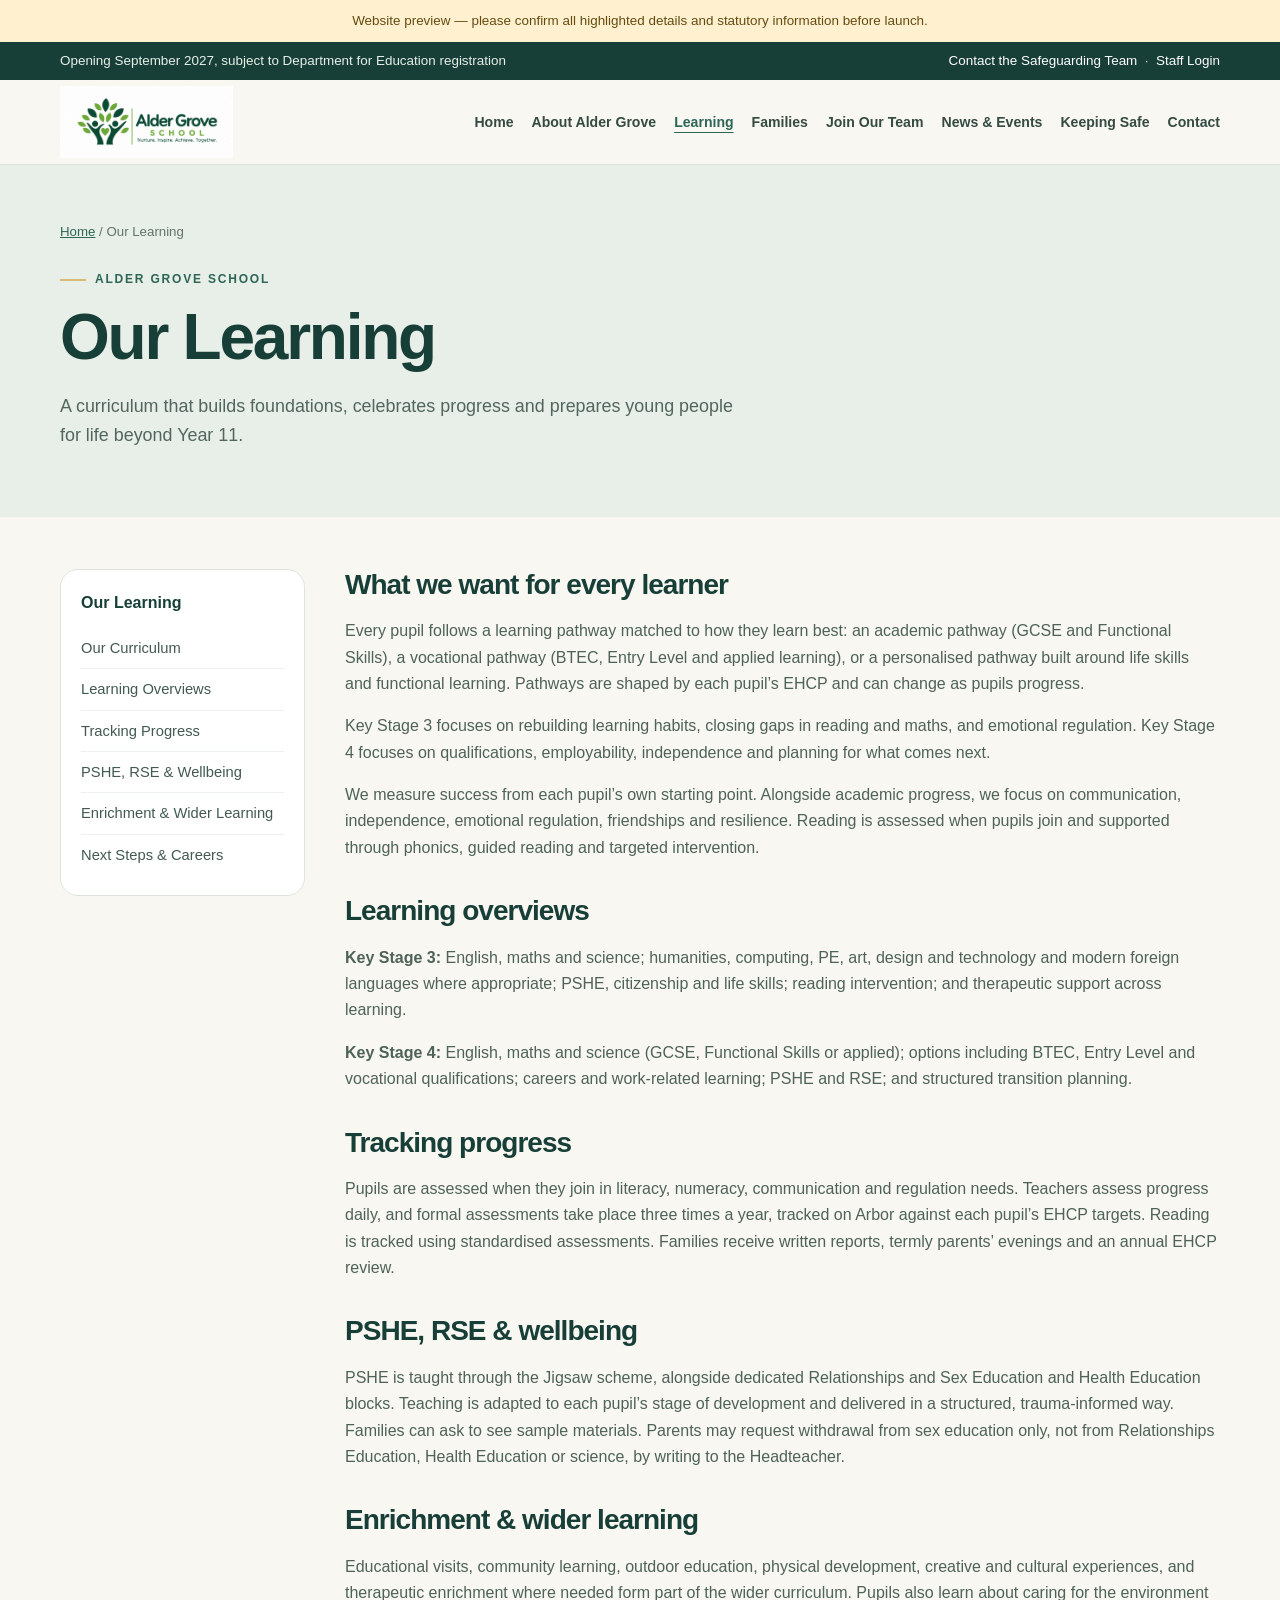
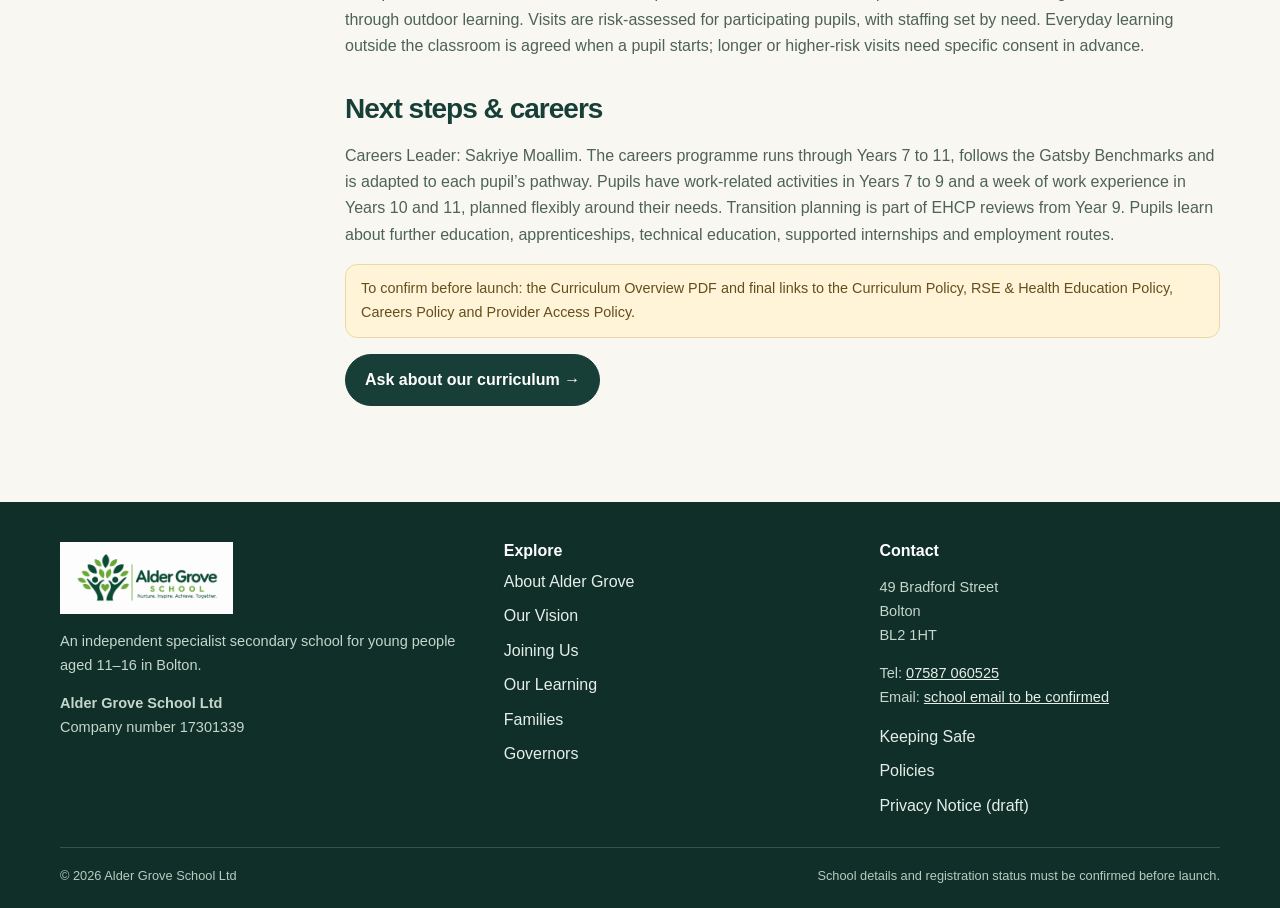
<file: learning.html>
<!doctype html><html lang="en-GB"><head><meta charset="utf-8"><meta name="viewport" content="width=device-width, initial-scale=1"><meta name="description" content="Alder Grove School in Bolton."><meta name="theme-color" content="#173f37"><title>Our Learning | Alder Grove School</title><link rel="stylesheet" href="style.css"></head><body><a class="skip" href="#main">Skip to main content</a>
<div class="notice">Website preview — please confirm all highlighted details and statutory information before launch.</div>
<div class="topbar"><div class="wrap"><span>Opening September 2027, subject to Department for Education registration</span><span><a href="keeping-safe.html">Contact the Safeguarding Team</a> &nbsp;·&nbsp; <a href="careers.html">Staff Login</a></span></div></div>
<header class="header"><div class="wrap nav">
<a class="brand" href="index.html" aria-label="Alder Grove School home"><img class="school-logo" src="alder-grove-logo.jpg" alt="Alder Grove School — Nurture. Inspire. Achieve. Together."></a>
<nav class="navlinks" id="navlinks" aria-label="Main navigation"><a href="index.html">Home</a><a href="our-school.html">About Alder Grove</a><a href="learning.html" aria-current="page">Learning</a><a href="families.html">Families</a><a href="careers.html">Join Our Team</a><a href="news.html">News & Events</a><a href="keeping-safe.html">Keeping Safe</a><a href="contact.html">Contact</a></nav>
<button class="menu-btn" id="menu-btn" aria-expanded="false" aria-controls="navlinks">Menu</button>
</div></header><section class="page-hero"><div class="wrap"><div class="breadcrumbs"><a href="index.html">Home</a> / Our Learning</div><span class="eyebrow">Alder Grove School</span><h1>Our Learning</h1><p class="lead">A curriculum that builds foundations, celebrates progress and prepares young people for life beyond Year 11.</p></div></section><main id="main"><div class="wrap page-layout"><aside class="sidebar"><strong>Our Learning</strong><a href="#curriculum">Our Curriculum</a><a href="#overviews">Learning Overviews</a><a href="#progress">Tracking Progress</a><a href="#wellbeing">PSHE, RSE & Wellbeing</a><a href="#enrichment">Enrichment & Wider Learning</a><a href="#careers">Next Steps & Careers</a></aside><article class="prose"><h2 id="curriculum">What we want for every learner</h2><p>Every pupil follows a learning pathway matched to how they learn best: an academic pathway (GCSE and Functional Skills), a vocational pathway (BTEC, Entry Level and applied learning), or a personalised pathway built around life skills and functional learning. Pathways are shaped by each pupil’s EHCP and can change as pupils progress.</p><p>Key Stage 3 focuses on rebuilding learning habits, closing gaps in reading and maths, and emotional regulation. Key Stage 4 focuses on qualifications, employability, independence and planning for what comes next.</p><p>We measure success from each pupil’s own starting point. Alongside academic progress, we focus on communication, independence, emotional regulation, friendships and resilience. Reading is assessed when pupils join and supported through phonics, guided reading and targeted intervention.</p><h2 id="overviews">Learning overviews</h2><p><strong>Key Stage 3:</strong> English, maths and science; humanities, computing, PE, art, design and technology and modern foreign languages where appropriate; PSHE, citizenship and life skills; reading intervention; and therapeutic support across learning.</p><p><strong>Key Stage 4:</strong> English, maths and science (GCSE, Functional Skills or applied); options including BTEC, Entry Level and vocational qualifications; careers and work-related learning; PSHE and RSE; and structured transition planning.</p><h2 id="progress">Tracking progress</h2><p>Pupils are assessed when they join in literacy, numeracy, communication and regulation needs. Teachers assess progress daily, and formal assessments take place three times a year, tracked on Arbor against each pupil’s EHCP targets. Reading is tracked using standardised assessments. Families receive written reports, termly parents’ evenings and an annual EHCP review.</p><h2 id="wellbeing">PSHE, RSE & wellbeing</h2><p>PSHE is taught through the Jigsaw scheme, alongside dedicated Relationships and Sex Education and Health Education blocks. Teaching is adapted to each pupil’s stage of development and delivered in a structured, trauma-informed way. Families can ask to see sample materials. Parents may request withdrawal from sex education only, not from Relationships Education, Health Education or science, by writing to the Headteacher.</p><h2 id="enrichment">Enrichment & wider learning</h2><p>Educational visits, community learning, outdoor education, physical development, creative and cultural experiences, and therapeutic enrichment where needed form part of the wider curriculum. Pupils also learn about caring for the environment through outdoor learning. Visits are risk-assessed for participating pupils, with staffing set by need. Everyday learning outside the classroom is agreed when a pupil starts; longer or higher-risk visits need specific consent in advance.</p><h2 id="careers">Next steps & careers</h2><p>Careers Leader: Sakriye Moallim. The careers programme runs through Years 7 to 11, follows the Gatsby Benchmarks and is adapted to each pupil’s pathway. Pupils have work-related activities in Years 7 to 9 and a week of work experience in Years 10 and 11, planned flexibly around their needs. Transition planning is part of EHCP reviews from Year 9. Pupils learn about further education, apprenticeships, technical education, supported internships and employment routes.</p><div class="placeholder">To confirm before launch: the Curriculum Overview PDF and final links to the Curriculum Policy, RSE & Health Education Policy, Careers Policy and Provider Access Policy.</div><p><a class="btn" href="contact.html">Ask about our curriculum →</a></p></article></div></main><footer class="footer"><div class="wrap">
<div class="footer-grid">
<div><a class="brand" href="index.html"><img class="school-logo" src="alder-grove-logo.jpg" alt="Alder Grove School — Nurture. Inspire. Achieve. Together."></a><p>An independent specialist secondary school for young people aged 11–16 in Bolton.</p><p><strong>Alder Grove School Ltd</strong><br>Company number 17301339</p></div>
<div><h3>Explore</h3><div class="footer-links"><a href="our-school.html">About Alder Grove</a><a href="vision.html">Our Vision</a><a href="admissions.html">Joining Us</a><a href="learning.html">Our Learning</a><a href="families.html">Families</a><a href="governors.html">Governors</a></div></div>
<div><h3>Contact</h3><p>49 Bradford Street<br>Bolton<br>BL2 1HT</p><p>Tel: <a href="tel:07587060525">07587 060525</a><br>Email: <a href="contact.html">school email to be confirmed</a></p><div class="footer-links"><a href="keeping-safe.html">Keeping Safe</a><a href="policies.html">Policies</a><a href="privacy.html">Privacy Notice (draft)</a></div></div>
</div><div class="footer-bottom"><span>© <span id="year"></span> Alder Grove School Ltd</span><span>School details and registration status must be confirmed before launch.</span></div></div></footer>
<script>
const b=document.getElementById('menu-btn'),n=document.getElementById('navlinks');
if(b&&n){b.addEventListener('click',()=>{const o=n.classList.toggle('open');b.setAttribute('aria-expanded',String(o));});n.querySelectorAll('a').forEach(a=>a.addEventListener('click',()=>{n.classList.remove('open');b.setAttribute('aria-expanded','false')}));}
document.getElementById('year').textContent=new Date().getFullYear();
</script></body></html>
</file>
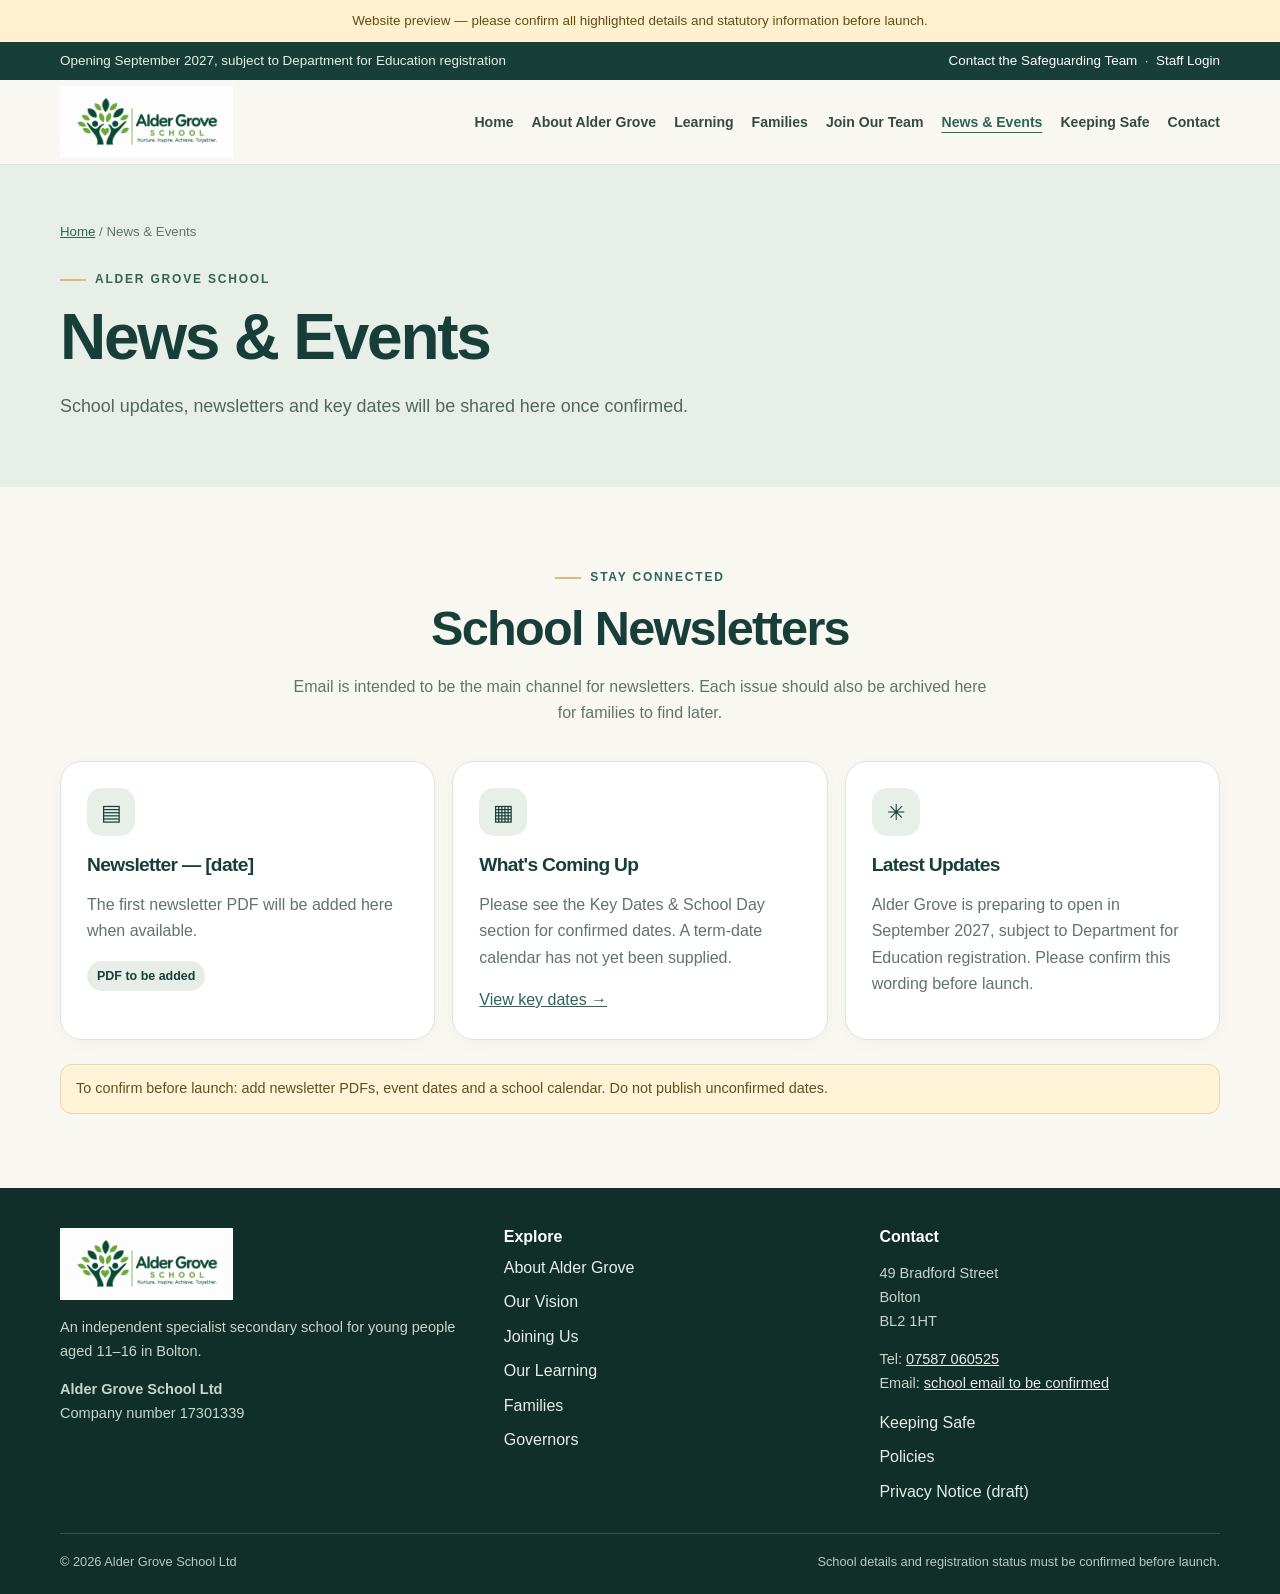
<file: news.html>
<!doctype html><html lang="en-GB"><head><meta charset="utf-8"><meta name="viewport" content="width=device-width, initial-scale=1"><meta name="description" content="Alder Grove School in Bolton."><meta name="theme-color" content="#173f37"><title>News &amp; Events | Alder Grove School</title><link rel="stylesheet" href="style.css"></head><body><a class="skip" href="#main">Skip to main content</a>
<div class="notice">Website preview — please confirm all highlighted details and statutory information before launch.</div>
<div class="topbar"><div class="wrap"><span>Opening September 2027, subject to Department for Education registration</span><span><a href="keeping-safe.html">Contact the Safeguarding Team</a> &nbsp;·&nbsp; <a href="careers.html">Staff Login</a></span></div></div>
<header class="header"><div class="wrap nav">
<a class="brand" href="index.html" aria-label="Alder Grove School home"><img class="school-logo" src="alder-grove-logo.jpg" alt="Alder Grove School — Nurture. Inspire. Achieve. Together."></a>
<nav class="navlinks" id="navlinks" aria-label="Main navigation"><a href="index.html">Home</a><a href="our-school.html">About Alder Grove</a><a href="learning.html">Learning</a><a href="families.html">Families</a><a href="careers.html">Join Our Team</a><a href="news.html" aria-current="page">News & Events</a><a href="keeping-safe.html">Keeping Safe</a><a href="contact.html">Contact</a></nav>
<button class="menu-btn" id="menu-btn" aria-expanded="false" aria-controls="navlinks">Menu</button>
</div></header><section class="page-hero"><div class="wrap"><div class="breadcrumbs"><a href="index.html">Home</a> / News &amp; Events</div><span class="eyebrow">Alder Grove School</span><h1>News &amp; Events</h1><p class="lead">School updates, newsletters and key dates will be shared here once confirmed.</p></div></section><main id="main"><section class="section"><div class="wrap"><div class="section-head"><span class="eyebrow">Stay connected</span><h2>School Newsletters</h2><p>Email is intended to be the main channel for newsletters. Each issue should also be archived here for families to find later.</p></div><div class="cards"><article class="card"><div class="icon">▤</div><h3>Newsletter — [date]</h3><p>The first newsletter PDF will be added here when available.</p><p><span class="tag">PDF to be added</span></p></article><article class="card"><div class="icon">▦</div><h3>What's Coming Up</h3><p>Please see the Key Dates & School Day section for confirmed dates. A term-date calendar has not yet been supplied.</p><p><a href="families.html#dates">View key dates →</a></p></article><article class="card"><div class="icon">✳</div><h3>Latest Updates</h3><p>Alder Grove is preparing to open in September 2027, subject to Department for Education registration. Please confirm this wording before launch.</p></article></div><div class="placeholder" style="margin-top:24px">To confirm before launch: add newsletter PDFs, event dates and a school calendar. Do not publish unconfirmed dates.</div></div></section></main><footer class="footer"><div class="wrap">
<div class="footer-grid">
<div><a class="brand" href="index.html"><img class="school-logo" src="alder-grove-logo.jpg" alt="Alder Grove School — Nurture. Inspire. Achieve. Together."></a><p>An independent specialist secondary school for young people aged 11–16 in Bolton.</p><p><strong>Alder Grove School Ltd</strong><br>Company number 17301339</p></div>
<div><h3>Explore</h3><div class="footer-links"><a href="our-school.html">About Alder Grove</a><a href="vision.html">Our Vision</a><a href="admissions.html">Joining Us</a><a href="learning.html">Our Learning</a><a href="families.html">Families</a><a href="governors.html">Governors</a></div></div>
<div><h3>Contact</h3><p>49 Bradford Street<br>Bolton<br>BL2 1HT</p><p>Tel: <a href="tel:07587060525">07587 060525</a><br>Email: <a href="contact.html">school email to be confirmed</a></p><div class="footer-links"><a href="keeping-safe.html">Keeping Safe</a><a href="policies.html">Policies</a><a href="privacy.html">Privacy Notice (draft)</a></div></div>
</div><div class="footer-bottom"><span>© <span id="year"></span> Alder Grove School Ltd</span><span>School details and registration status must be confirmed before launch.</span></div></div></footer>
<script>
const b=document.getElementById('menu-btn'),n=document.getElementById('navlinks');
if(b&&n){b.addEventListener('click',()=>{const o=n.classList.toggle('open');b.setAttribute('aria-expanded',String(o));});n.querySelectorAll('a').forEach(a=>a.addEventListener('click',()=>{n.classList.remove('open');b.setAttribute('aria-expanded','false')}));}
document.getElementById('year').textContent=new Date().getFullYear();
</script></body></html>
</file>
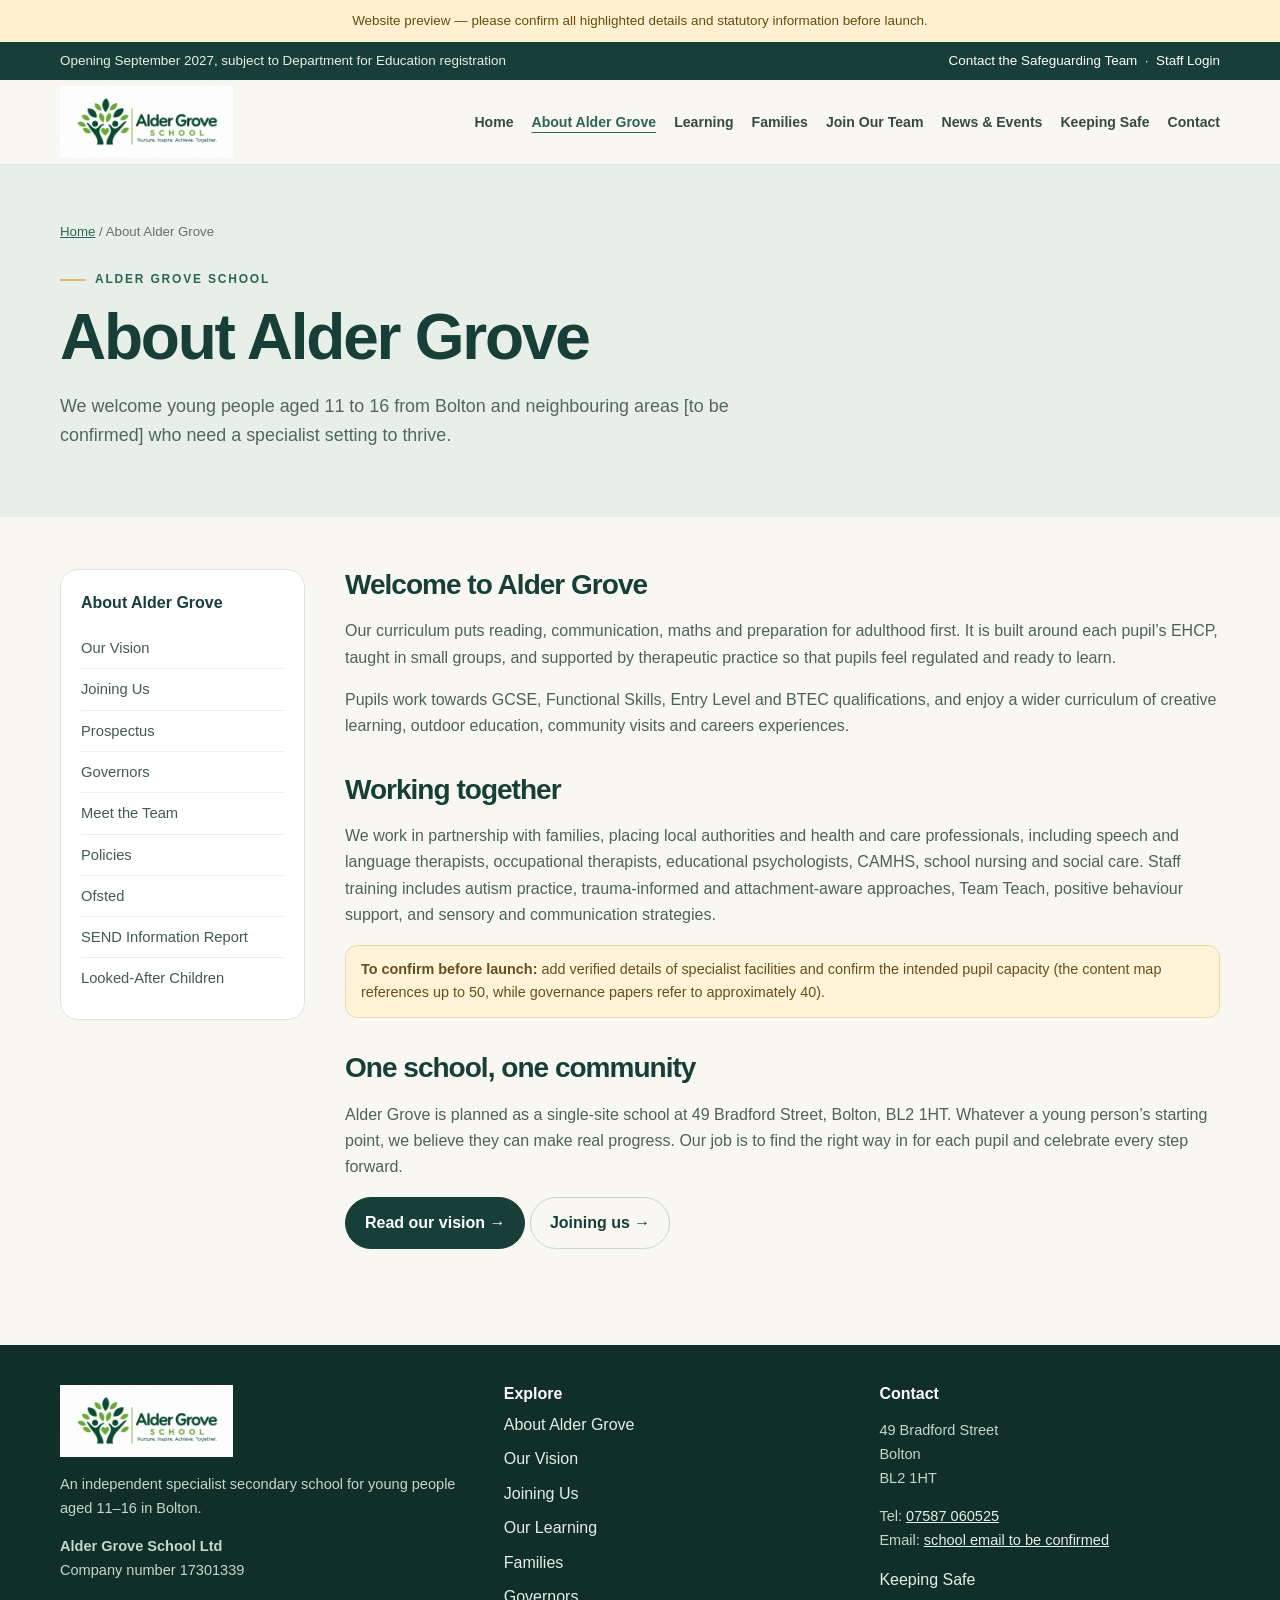
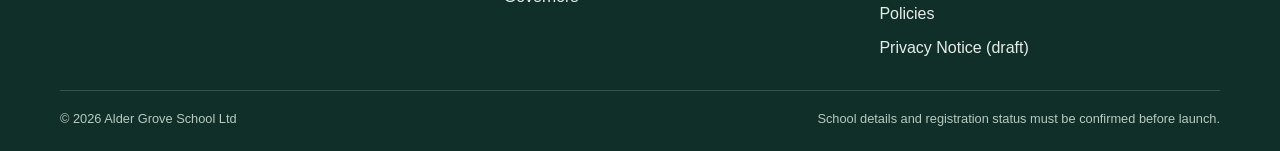
<file: our-school.html>
<!doctype html><html lang="en-GB"><head><meta charset="utf-8"><meta name="viewport" content="width=device-width, initial-scale=1"><meta name="description" content="About Alder Grove School, its values, curriculum and approach to supporting autistic young people."><meta name="theme-color" content="#173f37"><title>About Alder Grove | Alder Grove School</title><link rel="stylesheet" href="style.css"></head><body><a class="skip" href="#main">Skip to main content</a>
<div class="notice">Website preview — please confirm all highlighted details and statutory information before launch.</div>
<div class="topbar"><div class="wrap"><span>Opening September 2027, subject to Department for Education registration</span><span><a href="keeping-safe.html">Contact the Safeguarding Team</a> &nbsp;·&nbsp; <a href="careers.html">Staff Login</a></span></div></div>
<header class="header"><div class="wrap nav">
<a class="brand" href="index.html" aria-label="Alder Grove School home"><img class="school-logo" src="alder-grove-logo.jpg" alt="Alder Grove School — Nurture. Inspire. Achieve. Together."></a>
<nav class="navlinks" id="navlinks" aria-label="Main navigation"><a href="index.html">Home</a><a href="our-school.html" aria-current="page">About Alder Grove</a><a href="learning.html">Learning</a><a href="families.html">Families</a><a href="careers.html">Join Our Team</a><a href="news.html">News & Events</a><a href="keeping-safe.html">Keeping Safe</a><a href="contact.html">Contact</a></nav>
<button class="menu-btn" id="menu-btn" aria-expanded="false" aria-controls="navlinks">Menu</button>
</div></header><section class="page-hero"><div class="wrap"><div class="breadcrumbs"><a href="index.html">Home</a> / About Alder Grove</div><span class="eyebrow">Alder Grove School</span><h1>About Alder Grove</h1><p class="lead">We welcome young people aged 11 to 16 from Bolton and neighbouring areas [to be confirmed] who need a specialist setting to thrive.</p></div></section><main id="main"><div class="wrap page-layout"><aside class="sidebar"><strong>About Alder Grove</strong><a href="vision.html">Our Vision</a><a href="admissions.html">Joining Us</a><a href="prospectus.html">Prospectus</a><a href="governors.html">Governors</a><a href="team.html">Meet the Team</a><a href="policies.html">Policies</a><a href="policies.html#ofsted">Ofsted</a><a href="policies.html#send">SEND Information Report</a><a href="families.html#looked-after">Looked-After Children</a></aside><article class="prose"><h2>Welcome to Alder Grove</h2><p>Our curriculum puts reading, communication, maths and preparation for adulthood first. It is built around each pupil’s EHCP, taught in small groups, and supported by therapeutic practice so that pupils feel regulated and ready to learn.</p><p>Pupils work towards GCSE, Functional Skills, Entry Level and BTEC qualifications, and enjoy a wider curriculum of creative learning, outdoor education, community visits and careers experiences.</p><h2>Working together</h2><p>We work in partnership with families, placing local authorities and health and care professionals, including speech and language therapists, occupational therapists, educational psychologists, CAMHS, school nursing and social care. Staff training includes autism practice, trauma-informed and attachment-aware approaches, Team Teach, positive behaviour support, and sensory and communication strategies.</p><div class="placeholder"><strong>To confirm before launch:</strong> add verified details of specialist facilities and confirm the intended pupil capacity (the content map references up to 50, while governance papers refer to approximately 40).</div><h2>One school, one community</h2><p>Alder Grove is planned as a single-site school at 49 Bradford Street, Bolton, BL2 1HT. Whatever a young person’s starting point, we believe they can make real progress. Our job is to find the right way in for each pupil and celebrate every step forward.</p><p><a class="btn" href="vision.html">Read our vision →</a> <a class="btn light" href="admissions.html">Joining us →</a></p></article></div></main><footer class="footer"><div class="wrap">
<div class="footer-grid">
<div><a class="brand" href="index.html"><img class="school-logo" src="alder-grove-logo.jpg" alt="Alder Grove School — Nurture. Inspire. Achieve. Together."></a><p>An independent specialist secondary school for young people aged 11–16 in Bolton.</p><p><strong>Alder Grove School Ltd</strong><br>Company number 17301339</p></div>
<div><h3>Explore</h3><div class="footer-links"><a href="our-school.html">About Alder Grove</a><a href="vision.html">Our Vision</a><a href="admissions.html">Joining Us</a><a href="learning.html">Our Learning</a><a href="families.html">Families</a><a href="governors.html">Governors</a></div></div>
<div><h3>Contact</h3><p>49 Bradford Street<br>Bolton<br>BL2 1HT</p><p>Tel: <a href="tel:07587060525">07587 060525</a><br>Email: <a href="contact.html">school email to be confirmed</a></p><div class="footer-links"><a href="keeping-safe.html">Keeping Safe</a><a href="policies.html">Policies</a><a href="privacy.html">Privacy Notice (draft)</a></div></div>
</div><div class="footer-bottom"><span>© <span id="year"></span> Alder Grove School Ltd</span><span>School details and registration status must be confirmed before launch.</span></div></div></footer>
<script>
const b=document.getElementById('menu-btn'),n=document.getElementById('navlinks');
if(b&&n){b.addEventListener('click',()=>{const o=n.classList.toggle('open');b.setAttribute('aria-expanded',String(o));});n.querySelectorAll('a').forEach(a=>a.addEventListener('click',()=>{n.classList.remove('open');b.setAttribute('aria-expanded','false')}));}
document.getElementById('year').textContent=new Date().getFullYear();
</script></body></html>
</file>
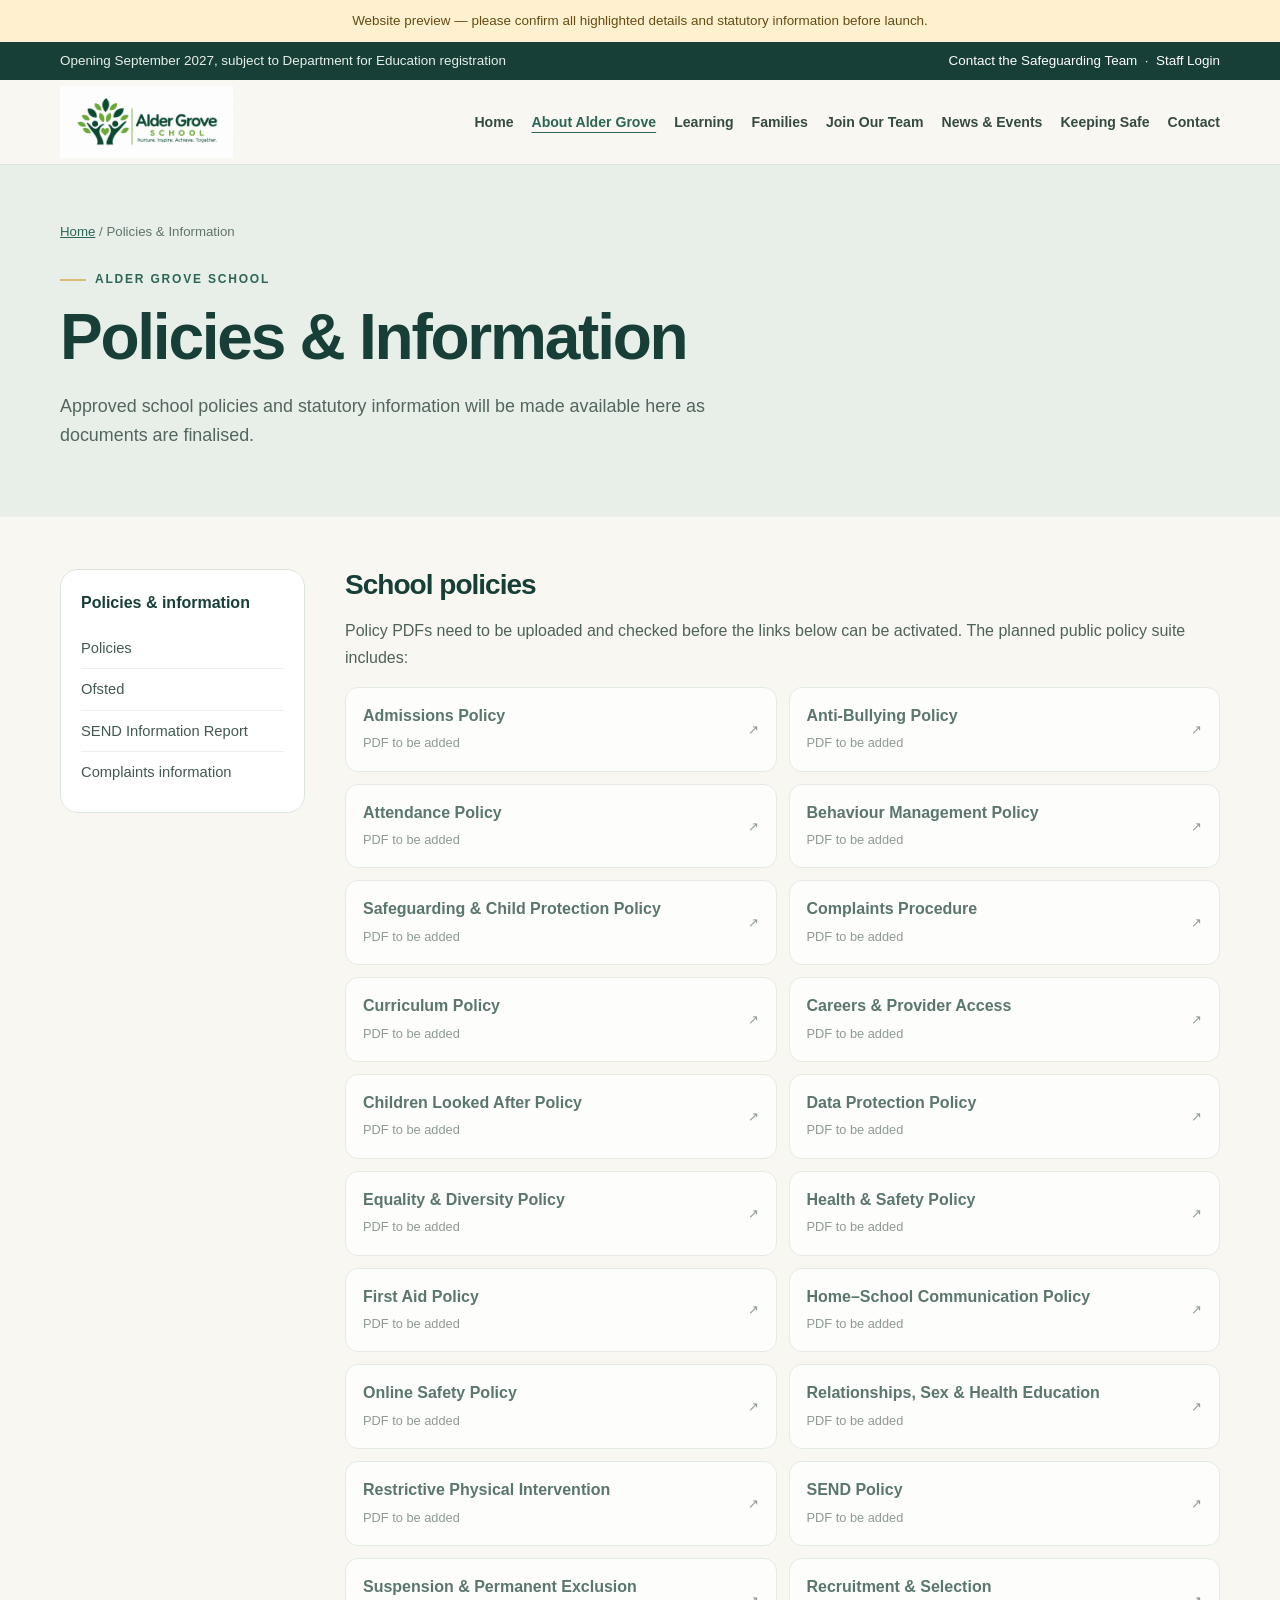
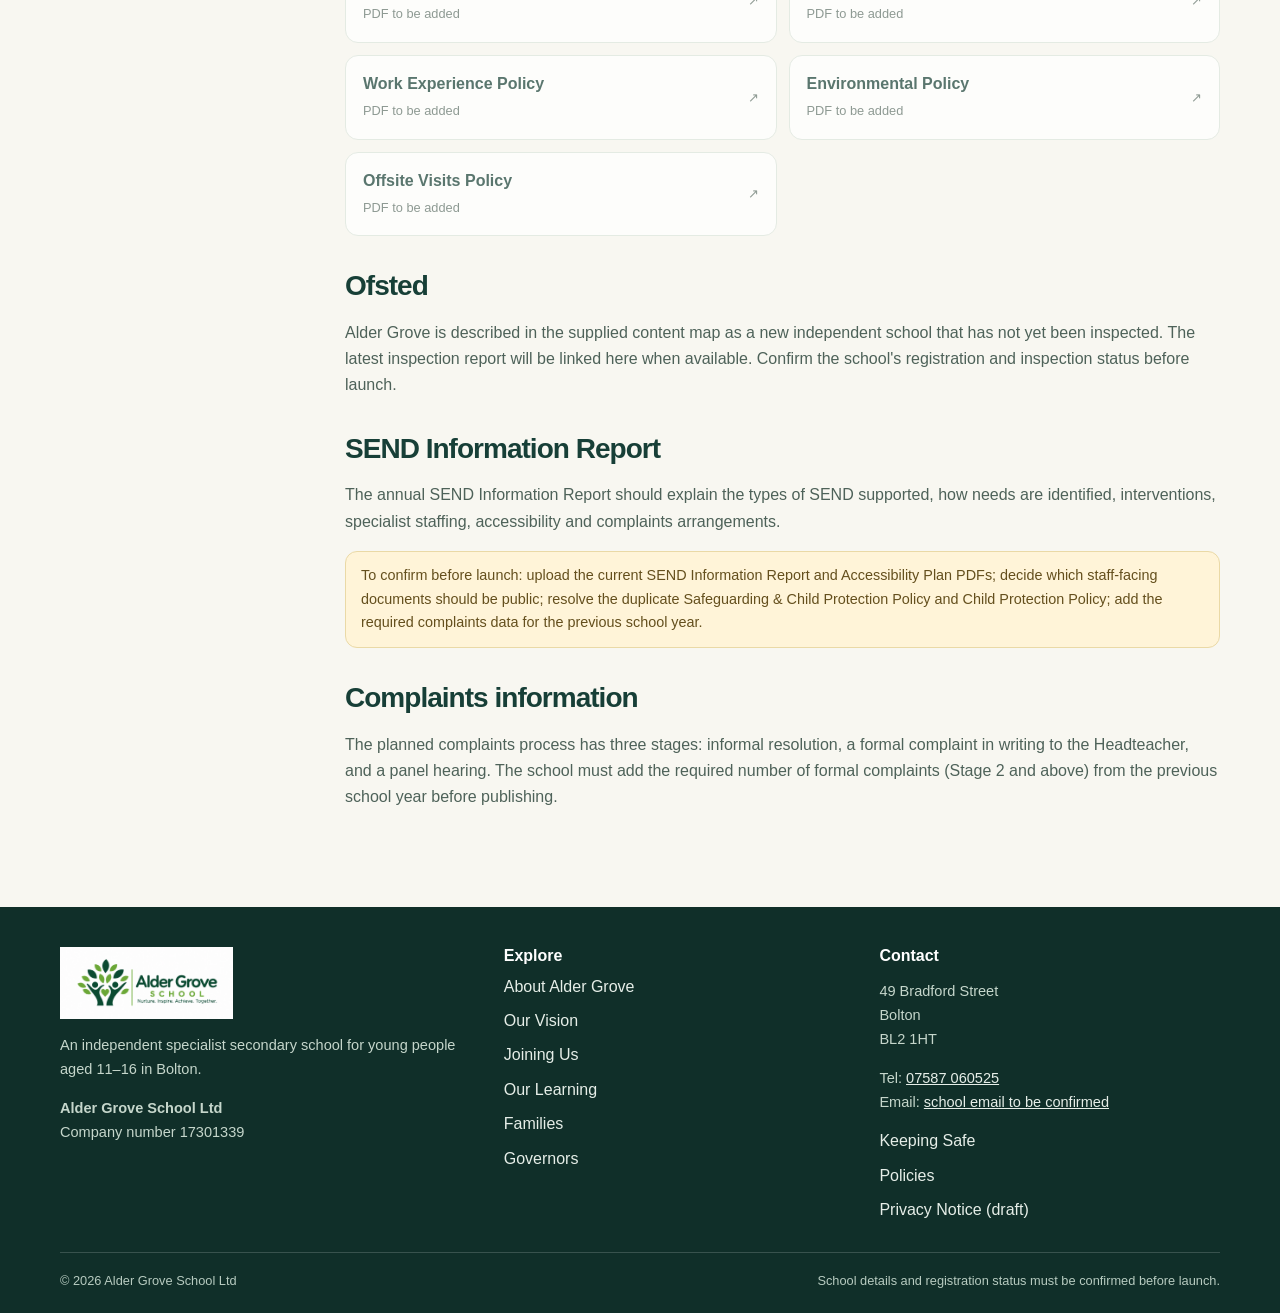
<file: policies.html>
<!doctype html><html lang="en-GB"><head><meta charset="utf-8"><meta name="viewport" content="width=device-width, initial-scale=1"><meta name="description" content="Alder Grove School in Bolton."><meta name="theme-color" content="#173f37"><title>Policies &amp; Information | Alder Grove School</title><link rel="stylesheet" href="style.css"></head><body><a class="skip" href="#main">Skip to main content</a>
<div class="notice">Website preview — please confirm all highlighted details and statutory information before launch.</div>
<div class="topbar"><div class="wrap"><span>Opening September 2027, subject to Department for Education registration</span><span><a href="keeping-safe.html">Contact the Safeguarding Team</a> &nbsp;·&nbsp; <a href="careers.html">Staff Login</a></span></div></div>
<header class="header"><div class="wrap nav">
<a class="brand" href="index.html" aria-label="Alder Grove School home"><img class="school-logo" src="alder-grove-logo.jpg" alt="Alder Grove School — Nurture. Inspire. Achieve. Together."></a>
<nav class="navlinks" id="navlinks" aria-label="Main navigation"><a href="index.html">Home</a><a href="our-school.html" aria-current="page">About Alder Grove</a><a href="learning.html">Learning</a><a href="families.html">Families</a><a href="careers.html">Join Our Team</a><a href="news.html">News & Events</a><a href="keeping-safe.html">Keeping Safe</a><a href="contact.html">Contact</a></nav>
<button class="menu-btn" id="menu-btn" aria-expanded="false" aria-controls="navlinks">Menu</button>
</div></header><section class="page-hero"><div class="wrap"><div class="breadcrumbs"><a href="index.html">Home</a> / Policies &amp; Information</div><span class="eyebrow">Alder Grove School</span><h1>Policies &amp; Information</h1><p class="lead">Approved school policies and statutory information will be made available here as documents are finalised.</p></div></section><main id="main"><div class="wrap page-layout"><aside class="sidebar"><strong>Policies & information</strong><a href="#policies">Policies</a><a href="#ofsted">Ofsted</a><a href="#send">SEND Information Report</a><a href="#complaints">Complaints information</a></aside><article class="prose"><h2 id="policies">School policies</h2><p>Policy PDFs need to be uploaded and checked before the links below can be activated. The planned public policy suite includes:</p><div class="doc-list"><div class="doc disabled"><div>Admissions Policy<br><span>PDF to be added</span></div><span>↗</span></div><div class="doc disabled"><div>Anti-Bullying Policy<br><span>PDF to be added</span></div><span>↗</span></div><div class="doc disabled"><div>Attendance Policy<br><span>PDF to be added</span></div><span>↗</span></div><div class="doc disabled"><div>Behaviour Management Policy<br><span>PDF to be added</span></div><span>↗</span></div><div class="doc disabled"><div>Safeguarding & Child Protection Policy<br><span>PDF to be added</span></div><span>↗</span></div><div class="doc disabled"><div>Complaints Procedure<br><span>PDF to be added</span></div><span>↗</span></div><div class="doc disabled"><div>Curriculum Policy<br><span>PDF to be added</span></div><span>↗</span></div><div class="doc disabled"><div>Careers & Provider Access<br><span>PDF to be added</span></div><span>↗</span></div><div class="doc disabled"><div>Children Looked After Policy<br><span>PDF to be added</span></div><span>↗</span></div><div class="doc disabled"><div>Data Protection Policy<br><span>PDF to be added</span></div><span>↗</span></div><div class="doc disabled"><div>Equality & Diversity Policy<br><span>PDF to be added</span></div><span>↗</span></div><div class="doc disabled"><div>Health & Safety Policy<br><span>PDF to be added</span></div><span>↗</span></div><div class="doc disabled"><div>First Aid Policy<br><span>PDF to be added</span></div><span>↗</span></div><div class="doc disabled"><div>Home–School Communication Policy<br><span>PDF to be added</span></div><span>↗</span></div><div class="doc disabled"><div>Online Safety Policy<br><span>PDF to be added</span></div><span>↗</span></div><div class="doc disabled"><div>Relationships, Sex & Health Education<br><span>PDF to be added</span></div><span>↗</span></div><div class="doc disabled"><div>Restrictive Physical Intervention<br><span>PDF to be added</span></div><span>↗</span></div><div class="doc disabled"><div>SEND Policy<br><span>PDF to be added</span></div><span>↗</span></div><div class="doc disabled"><div>Suspension & Permanent Exclusion<br><span>PDF to be added</span></div><span>↗</span></div><div class="doc disabled"><div>Recruitment & Selection<br><span>PDF to be added</span></div><span>↗</span></div><div class="doc disabled"><div>Work Experience Policy<br><span>PDF to be added</span></div><span>↗</span></div><div class="doc disabled"><div>Environmental Policy<br><span>PDF to be added</span></div><span>↗</span></div><div class="doc disabled"><div>Offsite Visits Policy<br><span>PDF to be added</span></div><span>↗</span></div></div><h2 id="ofsted">Ofsted</h2><p>Alder Grove is described in the supplied content map as a new independent school that has not yet been inspected. The latest inspection report will be linked here when available. Confirm the school's registration and inspection status before launch.</p><h2 id="send">SEND Information Report</h2><p>The annual SEND Information Report should explain the types of SEND supported, how needs are identified, interventions, specialist staffing, accessibility and complaints arrangements.</p><div class="placeholder">To confirm before launch: upload the current SEND Information Report and Accessibility Plan PDFs; decide which staff-facing documents should be public; resolve the duplicate Safeguarding & Child Protection Policy and Child Protection Policy; add the required complaints data for the previous school year.</div><h2 id="complaints">Complaints information</h2><p>The planned complaints process has three stages: informal resolution, a formal complaint in writing to the Headteacher, and a panel hearing. The school must add the required number of formal complaints (Stage 2 and above) from the previous school year before publishing.</p></article></div></main><footer class="footer"><div class="wrap">
<div class="footer-grid">
<div><a class="brand" href="index.html"><img class="school-logo" src="alder-grove-logo.jpg" alt="Alder Grove School — Nurture. Inspire. Achieve. Together."></a><p>An independent specialist secondary school for young people aged 11–16 in Bolton.</p><p><strong>Alder Grove School Ltd</strong><br>Company number 17301339</p></div>
<div><h3>Explore</h3><div class="footer-links"><a href="our-school.html">About Alder Grove</a><a href="vision.html">Our Vision</a><a href="admissions.html">Joining Us</a><a href="learning.html">Our Learning</a><a href="families.html">Families</a><a href="governors.html">Governors</a></div></div>
<div><h3>Contact</h3><p>49 Bradford Street<br>Bolton<br>BL2 1HT</p><p>Tel: <a href="tel:07587060525">07587 060525</a><br>Email: <a href="contact.html">school email to be confirmed</a></p><div class="footer-links"><a href="keeping-safe.html">Keeping Safe</a><a href="policies.html">Policies</a><a href="privacy.html">Privacy Notice (draft)</a></div></div>
</div><div class="footer-bottom"><span>© <span id="year"></span> Alder Grove School Ltd</span><span>School details and registration status must be confirmed before launch.</span></div></div></footer>
<script>
const b=document.getElementById('menu-btn'),n=document.getElementById('navlinks');
if(b&&n){b.addEventListener('click',()=>{const o=n.classList.toggle('open');b.setAttribute('aria-expanded',String(o));});n.querySelectorAll('a').forEach(a=>a.addEventListener('click',()=>{n.classList.remove('open');b.setAttribute('aria-expanded','false')}));}
document.getElementById('year').textContent=new Date().getFullYear();
</script></body></html>
</file>
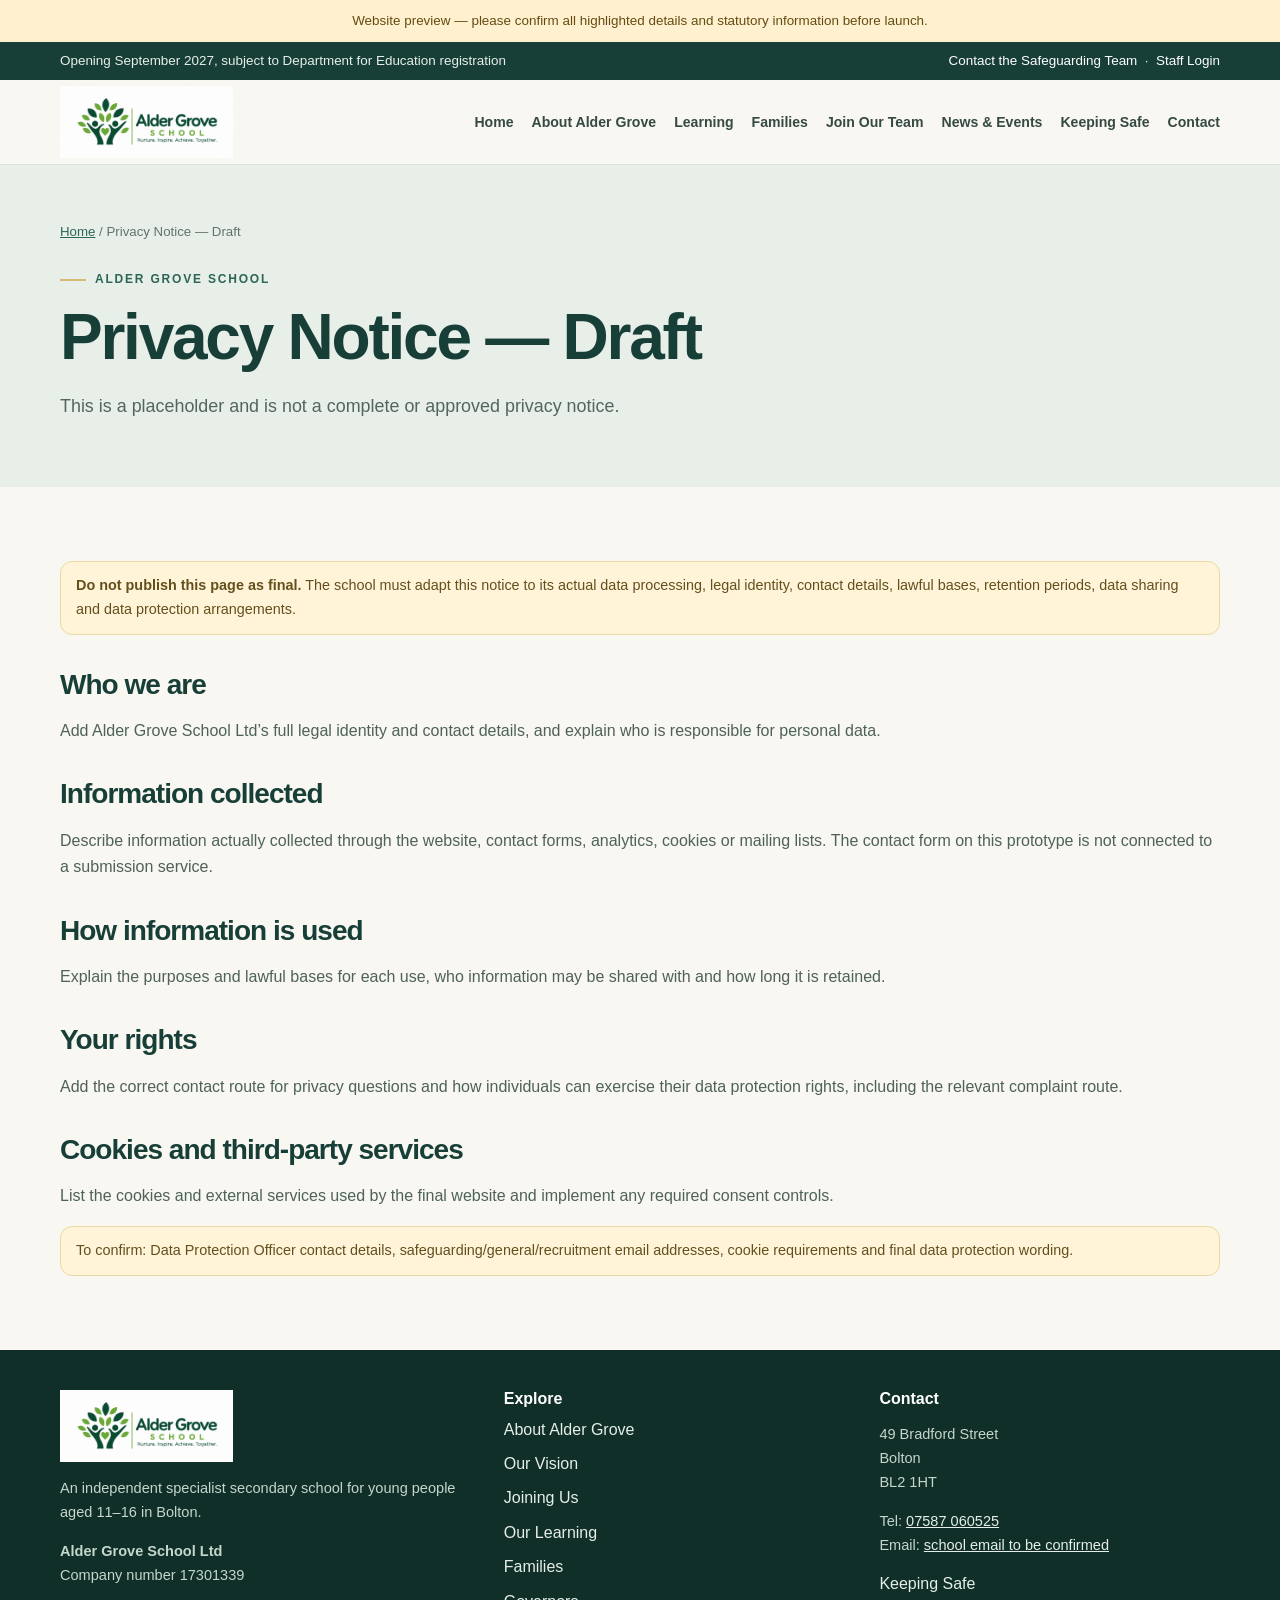
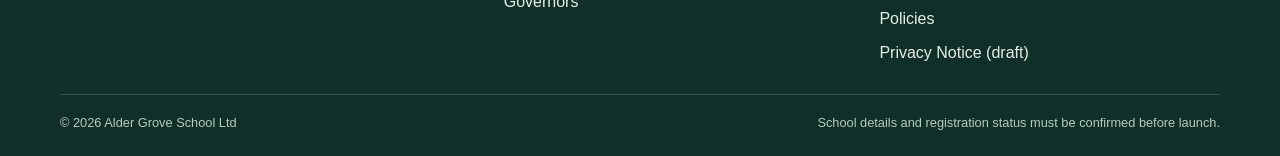
<file: privacy.html>
<!doctype html><html lang="en-GB"><head><meta charset="utf-8"><meta name="viewport" content="width=device-width,initial-scale=1"><title>Privacy Notice draft | Alder Grove School</title><link rel="stylesheet" href="style.css"></head><body><a class="skip" href="#main">Skip to main content</a>
<div class="notice">Website preview — please confirm all highlighted details and statutory information before launch.</div>
<div class="topbar"><div class="wrap"><span>Opening September 2027, subject to Department for Education registration</span><span><a href="keeping-safe.html">Contact the Safeguarding Team</a> &nbsp;·&nbsp; <a href="careers.html">Staff Login</a></span></div></div>
<header class="header"><div class="wrap nav">
<a class="brand" href="index.html" aria-label="Alder Grove School home"><img class="school-logo" src="alder-grove-logo.jpg" alt="Alder Grove School — Nurture. Inspire. Achieve. Together."></a>
<nav class="navlinks" id="navlinks" aria-label="Main navigation"><a href="index.html">Home</a><a href="our-school.html">About Alder Grove</a><a href="learning.html">Learning</a><a href="families.html">Families</a><a href="careers.html">Join Our Team</a><a href="news.html">News & Events</a><a href="keeping-safe.html">Keeping Safe</a><a href="contact.html">Contact</a></nav>
<button class="menu-btn" id="menu-btn" aria-expanded="false" aria-controls="navlinks">Menu</button>
</div></header><section class="page-hero"><div class="wrap"><div class="breadcrumbs"><a href="index.html">Home</a> / Privacy Notice — Draft</div><span class="eyebrow">Alder Grove School</span><h1>Privacy Notice — Draft</h1><p class="lead">This is a placeholder and is not a complete or approved privacy notice.</p></div></section><main id="main"><section class="section"><div class="wrap prose"><div class="placeholder"><strong>Do not publish this page as final.</strong> The school must adapt this notice to its actual data processing, legal identity, contact details, lawful bases, retention periods, data sharing and data protection arrangements.</div><h2>Who we are</h2><p>Add Alder Grove School Ltd’s full legal identity and contact details, and explain who is responsible for personal data.</p><h2>Information collected</h2><p>Describe information actually collected through the website, contact forms, analytics, cookies or mailing lists. The contact form on this prototype is not connected to a submission service.</p><h2>How information is used</h2><p>Explain the purposes and lawful bases for each use, who information may be shared with and how long it is retained.</p><h2>Your rights</h2><p>Add the correct contact route for privacy questions and how individuals can exercise their data protection rights, including the relevant complaint route.</p><h2>Cookies and third-party services</h2><p>List the cookies and external services used by the final website and implement any required consent controls.</p><div class="placeholder">To confirm: Data Protection Officer contact details, safeguarding/general/recruitment email addresses, cookie requirements and final data protection wording.</div></div></section></main><footer class="footer"><div class="wrap">
<div class="footer-grid">
<div><a class="brand" href="index.html"><img class="school-logo" src="alder-grove-logo.jpg" alt="Alder Grove School — Nurture. Inspire. Achieve. Together."></a><p>An independent specialist secondary school for young people aged 11–16 in Bolton.</p><p><strong>Alder Grove School Ltd</strong><br>Company number 17301339</p></div>
<div><h3>Explore</h3><div class="footer-links"><a href="our-school.html">About Alder Grove</a><a href="vision.html">Our Vision</a><a href="admissions.html">Joining Us</a><a href="learning.html">Our Learning</a><a href="families.html">Families</a><a href="governors.html">Governors</a></div></div>
<div><h3>Contact</h3><p>49 Bradford Street<br>Bolton<br>BL2 1HT</p><p>Tel: <a href="tel:07587060525">07587 060525</a><br>Email: <a href="contact.html">school email to be confirmed</a></p><div class="footer-links"><a href="keeping-safe.html">Keeping Safe</a><a href="policies.html">Policies</a><a href="privacy.html">Privacy Notice (draft)</a></div></div>
</div><div class="footer-bottom"><span>© <span id="year"></span> Alder Grove School Ltd</span><span>School details and registration status must be confirmed before launch.</span></div></div></footer>
<script>
const b=document.getElementById('menu-btn'),n=document.getElementById('navlinks');
if(b&&n){b.addEventListener('click',()=>{const o=n.classList.toggle('open');b.setAttribute('aria-expanded',String(o));});n.querySelectorAll('a').forEach(a=>a.addEventListener('click',()=>{n.classList.remove('open');b.setAttribute('aria-expanded','false')}));}
document.getElementById('year').textContent=new Date().getFullYear();
</script></body></html>
</file>
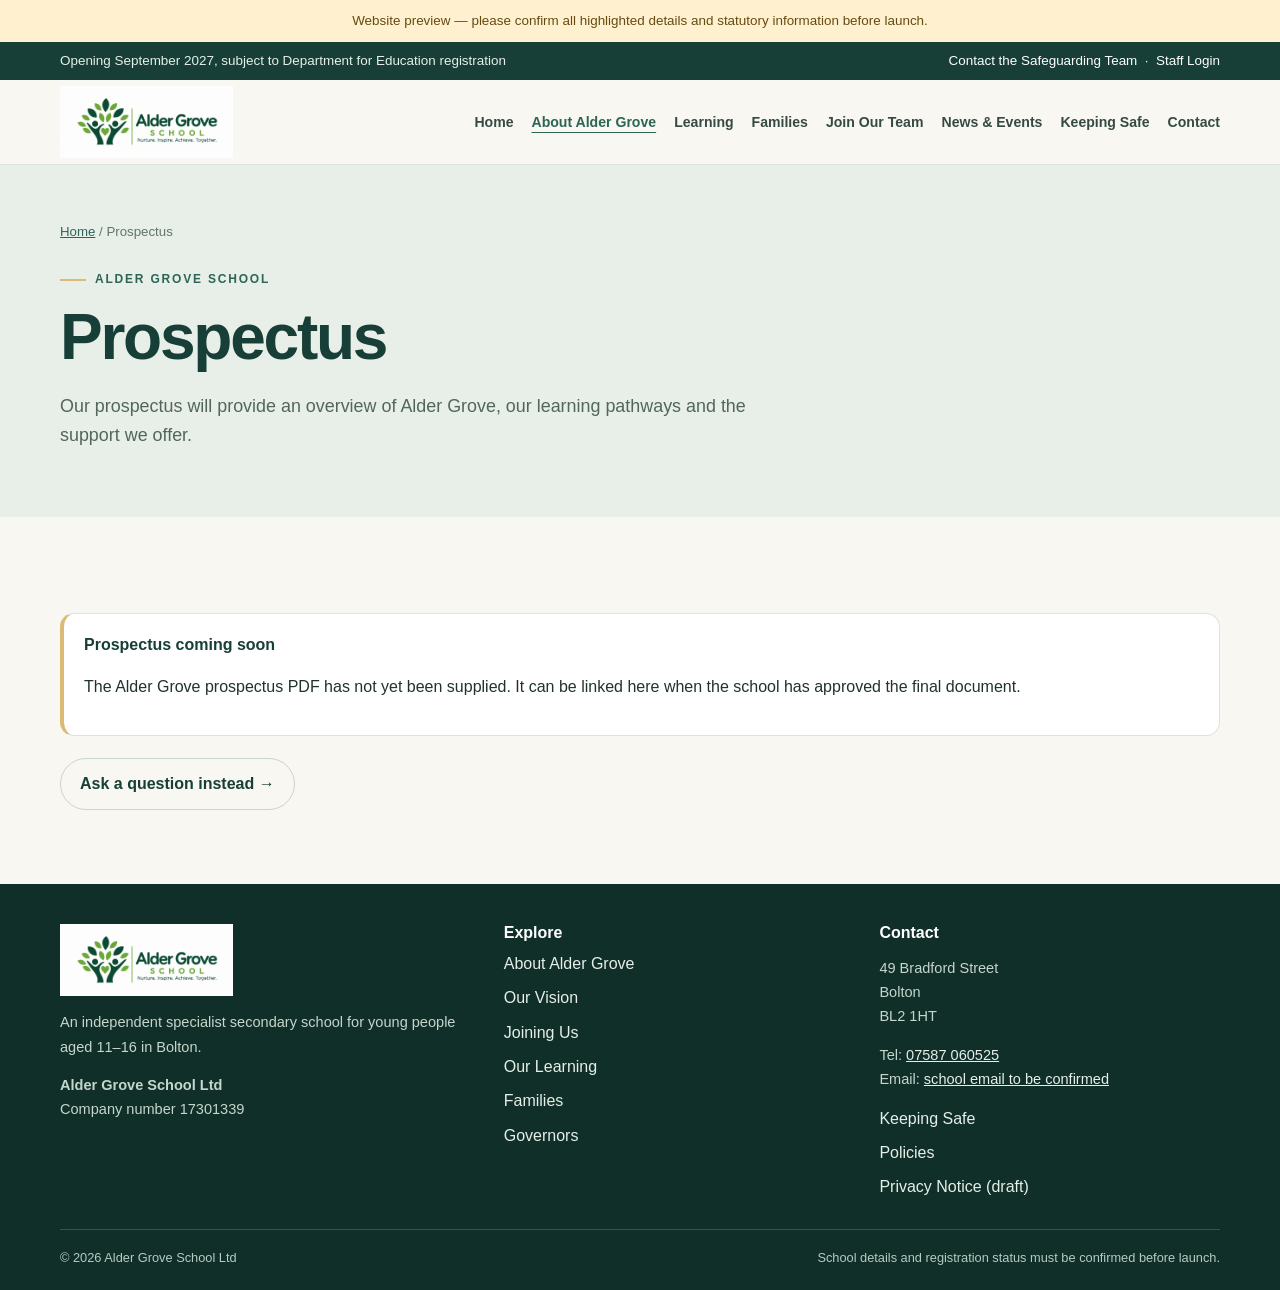
<file: prospectus.html>
<!doctype html><html lang="en-GB"><head><meta charset="utf-8"><meta name="viewport" content="width=device-width, initial-scale=1"><meta name="description" content="Alder Grove School in Bolton."><meta name="theme-color" content="#173f37"><title>Prospectus | Alder Grove School</title><link rel="stylesheet" href="style.css"></head><body><a class="skip" href="#main">Skip to main content</a>
<div class="notice">Website preview — please confirm all highlighted details and statutory information before launch.</div>
<div class="topbar"><div class="wrap"><span>Opening September 2027, subject to Department for Education registration</span><span><a href="keeping-safe.html">Contact the Safeguarding Team</a> &nbsp;·&nbsp; <a href="careers.html">Staff Login</a></span></div></div>
<header class="header"><div class="wrap nav">
<a class="brand" href="index.html" aria-label="Alder Grove School home"><img class="school-logo" src="alder-grove-logo.jpg" alt="Alder Grove School — Nurture. Inspire. Achieve. Together."></a>
<nav class="navlinks" id="navlinks" aria-label="Main navigation"><a href="index.html">Home</a><a href="our-school.html" aria-current="page">About Alder Grove</a><a href="learning.html">Learning</a><a href="families.html">Families</a><a href="careers.html">Join Our Team</a><a href="news.html">News & Events</a><a href="keeping-safe.html">Keeping Safe</a><a href="contact.html">Contact</a></nav>
<button class="menu-btn" id="menu-btn" aria-expanded="false" aria-controls="navlinks">Menu</button>
</div></header><section class="page-hero"><div class="wrap"><div class="breadcrumbs"><a href="index.html">Home</a> / Prospectus</div><span class="eyebrow">Alder Grove School</span><h1>Prospectus</h1><p class="lead">Our prospectus will provide an overview of Alder Grove, our learning pathways and the support we offer.</p></div></section><main id="main"><section class="section"><div class="wrap"><div class="callout"><strong>Prospectus coming soon</strong><p>The Alder Grove prospectus PDF has not yet been supplied. It can be linked here when the school has approved the final document.</p></div><a class="btn light" href="contact.html">Ask a question instead →</a></div></section></main><footer class="footer"><div class="wrap">
<div class="footer-grid">
<div><a class="brand" href="index.html"><img class="school-logo" src="alder-grove-logo.jpg" alt="Alder Grove School — Nurture. Inspire. Achieve. Together."></a><p>An independent specialist secondary school for young people aged 11–16 in Bolton.</p><p><strong>Alder Grove School Ltd</strong><br>Company number 17301339</p></div>
<div><h3>Explore</h3><div class="footer-links"><a href="our-school.html">About Alder Grove</a><a href="vision.html">Our Vision</a><a href="admissions.html">Joining Us</a><a href="learning.html">Our Learning</a><a href="families.html">Families</a><a href="governors.html">Governors</a></div></div>
<div><h3>Contact</h3><p>49 Bradford Street<br>Bolton<br>BL2 1HT</p><p>Tel: <a href="tel:07587060525">07587 060525</a><br>Email: <a href="contact.html">school email to be confirmed</a></p><div class="footer-links"><a href="keeping-safe.html">Keeping Safe</a><a href="policies.html">Policies</a><a href="privacy.html">Privacy Notice (draft)</a></div></div>
</div><div class="footer-bottom"><span>© <span id="year"></span> Alder Grove School Ltd</span><span>School details and registration status must be confirmed before launch.</span></div></div></footer>
<script>
const b=document.getElementById('menu-btn'),n=document.getElementById('navlinks');
if(b&&n){b.addEventListener('click',()=>{const o=n.classList.toggle('open');b.setAttribute('aria-expanded',String(o));});n.querySelectorAll('a').forEach(a=>a.addEventListener('click',()=>{n.classList.remove('open');b.setAttribute('aria-expanded','false')}));}
document.getElementById('year').textContent=new Date().getFullYear();
</script></body></html>
</file>
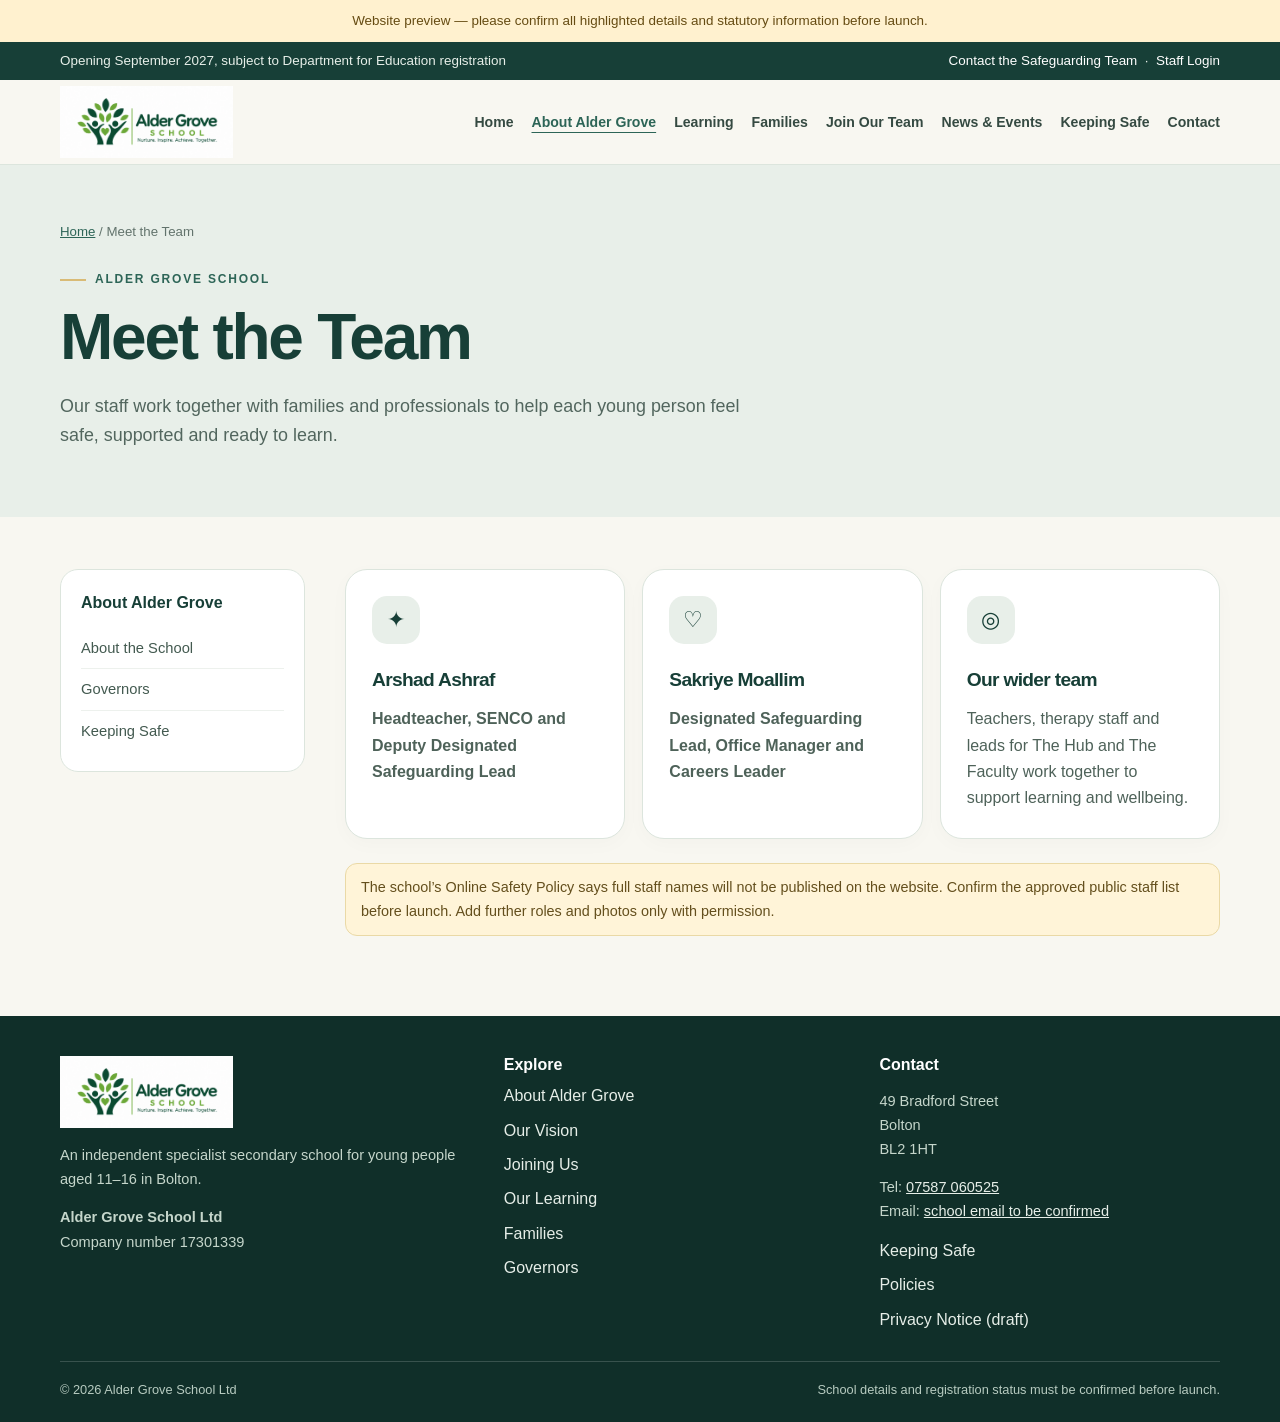
<file: team.html>
<!doctype html><html lang="en-GB"><head><meta charset="utf-8"><meta name="viewport" content="width=device-width, initial-scale=1"><meta name="description" content="Alder Grove School in Bolton."><meta name="theme-color" content="#173f37"><title>Meet the Team | Alder Grove School</title><link rel="stylesheet" href="style.css"></head><body><a class="skip" href="#main">Skip to main content</a>
<div class="notice">Website preview — please confirm all highlighted details and statutory information before launch.</div>
<div class="topbar"><div class="wrap"><span>Opening September 2027, subject to Department for Education registration</span><span><a href="keeping-safe.html">Contact the Safeguarding Team</a> &nbsp;·&nbsp; <a href="careers.html">Staff Login</a></span></div></div>
<header class="header"><div class="wrap nav">
<a class="brand" href="index.html" aria-label="Alder Grove School home"><img class="school-logo" src="alder-grove-logo.jpg" alt="Alder Grove School — Nurture. Inspire. Achieve. Together."></a>
<nav class="navlinks" id="navlinks" aria-label="Main navigation"><a href="index.html">Home</a><a href="our-school.html" aria-current="page">About Alder Grove</a><a href="learning.html">Learning</a><a href="families.html">Families</a><a href="careers.html">Join Our Team</a><a href="news.html">News & Events</a><a href="keeping-safe.html">Keeping Safe</a><a href="contact.html">Contact</a></nav>
<button class="menu-btn" id="menu-btn" aria-expanded="false" aria-controls="navlinks">Menu</button>
</div></header><section class="page-hero"><div class="wrap"><div class="breadcrumbs"><a href="index.html">Home</a> / Meet the Team</div><span class="eyebrow">Alder Grove School</span><h1>Meet the Team</h1><p class="lead">Our staff work together with families and professionals to help each young person feel safe, supported and ready to learn.</p></div></section><main id="main"><div class="wrap page-layout"><aside class="sidebar"><strong>About Alder Grove</strong><a href="our-school.html">About the School</a><a href="governors.html">Governors</a><a href="keeping-safe.html">Keeping Safe</a></aside><article class="prose"><div class="cards"><div class="card"><div class="icon">✦</div><h3>Arshad Ashraf</h3><p><strong>Headteacher, SENCO and Deputy Designated Safeguarding Lead</strong></p></div><div class="card"><div class="icon">♡</div><h3>Sakriye Moallim</h3><p><strong>Designated Safeguarding Lead, Office Manager and Careers Leader</strong></p></div><div class="card"><div class="icon">◎</div><h3>Our wider team</h3><p>Teachers, therapy staff and leads for The Hub and The Faculty work together to support learning and wellbeing.</p></div></div><div class="placeholder" style="margin-top:24px">The school’s Online Safety Policy says full staff names will not be published on the website. Confirm the approved public staff list before launch. Add further roles and photos only with permission.</div></article></div></main><footer class="footer"><div class="wrap">
<div class="footer-grid">
<div><a class="brand" href="index.html"><img class="school-logo" src="alder-grove-logo.jpg" alt="Alder Grove School — Nurture. Inspire. Achieve. Together."></a><p>An independent specialist secondary school for young people aged 11–16 in Bolton.</p><p><strong>Alder Grove School Ltd</strong><br>Company number 17301339</p></div>
<div><h3>Explore</h3><div class="footer-links"><a href="our-school.html">About Alder Grove</a><a href="vision.html">Our Vision</a><a href="admissions.html">Joining Us</a><a href="learning.html">Our Learning</a><a href="families.html">Families</a><a href="governors.html">Governors</a></div></div>
<div><h3>Contact</h3><p>49 Bradford Street<br>Bolton<br>BL2 1HT</p><p>Tel: <a href="tel:07587060525">07587 060525</a><br>Email: <a href="contact.html">school email to be confirmed</a></p><div class="footer-links"><a href="keeping-safe.html">Keeping Safe</a><a href="policies.html">Policies</a><a href="privacy.html">Privacy Notice (draft)</a></div></div>
</div><div class="footer-bottom"><span>© <span id="year"></span> Alder Grove School Ltd</span><span>School details and registration status must be confirmed before launch.</span></div></div></footer>
<script>
const b=document.getElementById('menu-btn'),n=document.getElementById('navlinks');
if(b&&n){b.addEventListener('click',()=>{const o=n.classList.toggle('open');b.setAttribute('aria-expanded',String(o));});n.querySelectorAll('a').forEach(a=>a.addEventListener('click',()=>{n.classList.remove('open');b.setAttribute('aria-expanded','false')}));}
document.getElementById('year').textContent=new Date().getFullYear();
</script></body></html>
</file>
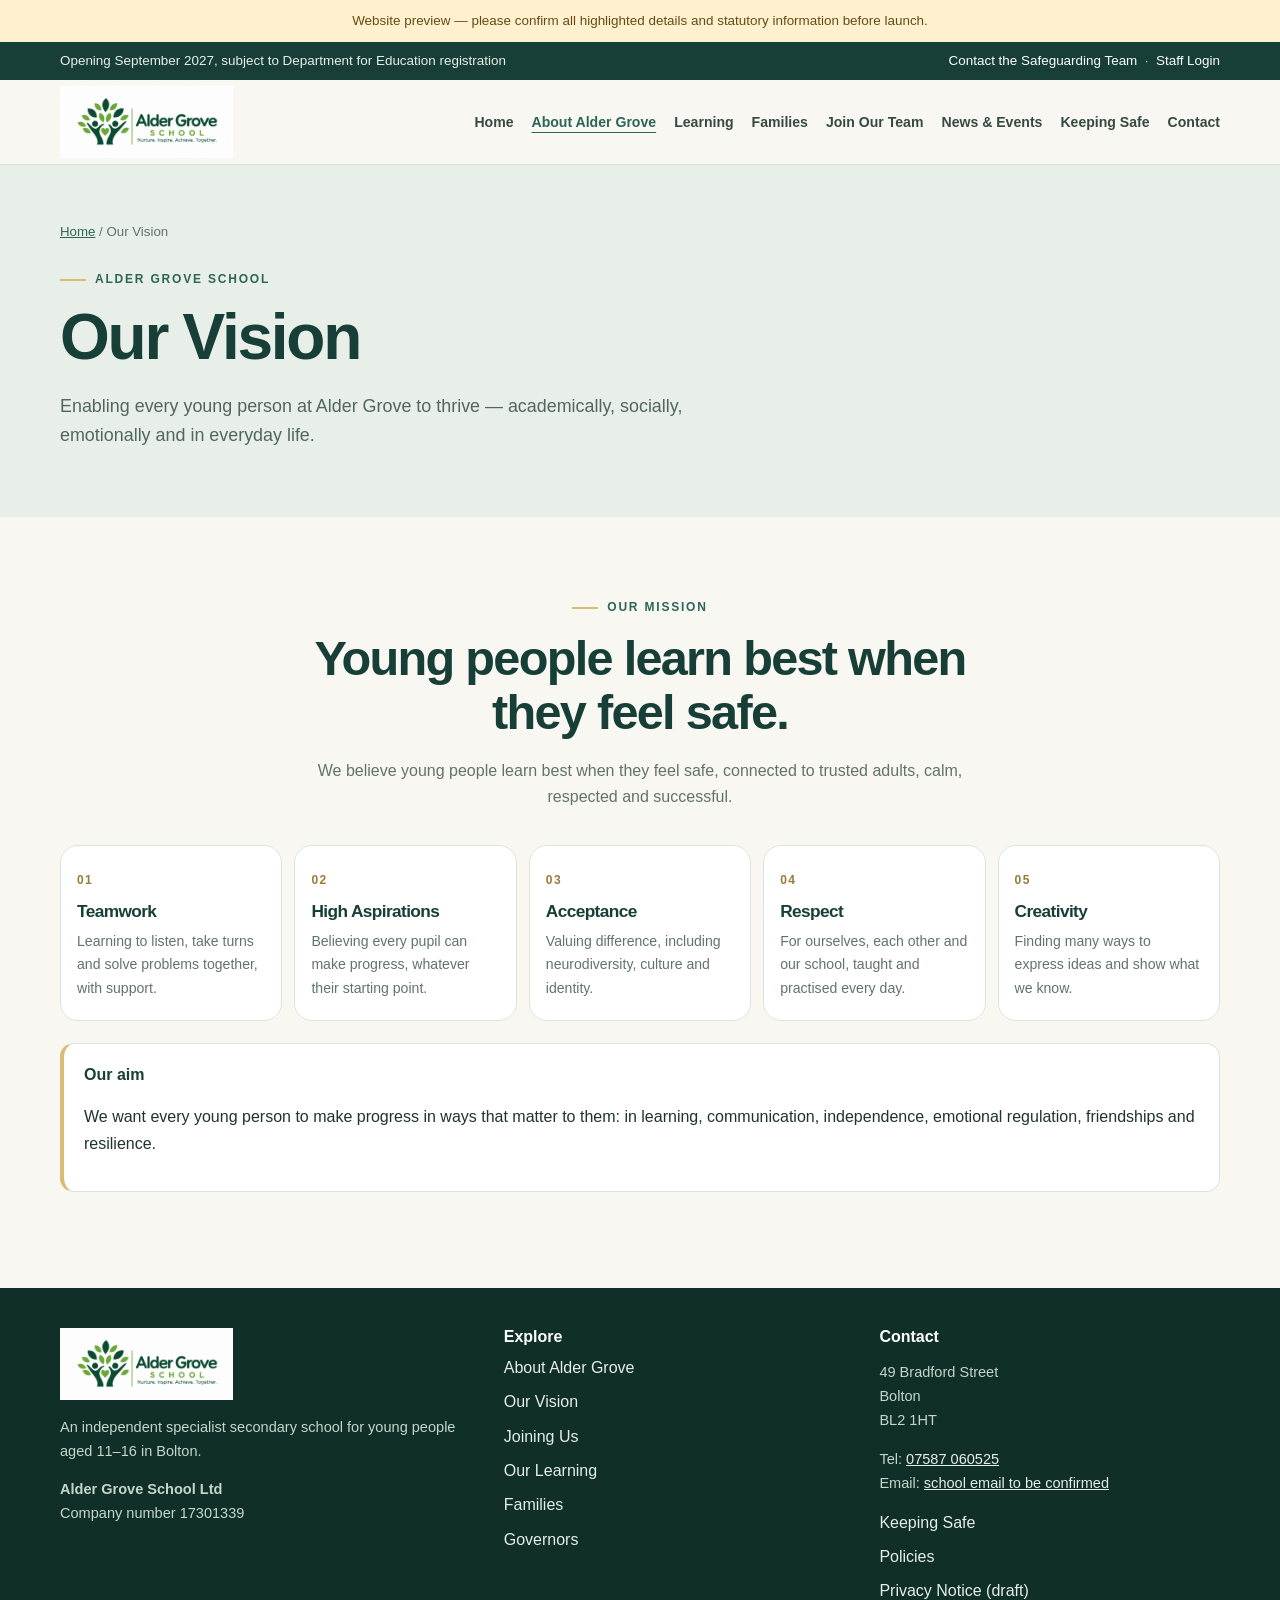
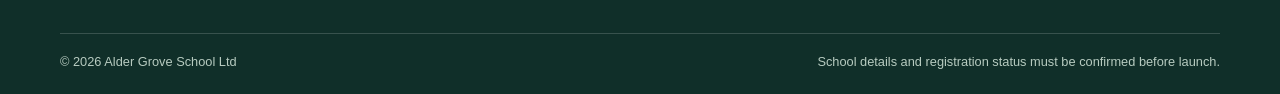
<file: vision.html>
<!doctype html><html lang="en-GB"><head><meta charset="utf-8"><meta name="viewport" content="width=device-width, initial-scale=1"><meta name="description" content="Alder Grove School in Bolton."><meta name="theme-color" content="#173f37"><title>Our Vision | Alder Grove School</title><link rel="stylesheet" href="style.css"></head><body><a class="skip" href="#main">Skip to main content</a>
<div class="notice">Website preview — please confirm all highlighted details and statutory information before launch.</div>
<div class="topbar"><div class="wrap"><span>Opening September 2027, subject to Department for Education registration</span><span><a href="keeping-safe.html">Contact the Safeguarding Team</a> &nbsp;·&nbsp; <a href="careers.html">Staff Login</a></span></div></div>
<header class="header"><div class="wrap nav">
<a class="brand" href="index.html" aria-label="Alder Grove School home"><img class="school-logo" src="alder-grove-logo.jpg" alt="Alder Grove School — Nurture. Inspire. Achieve. Together."></a>
<nav class="navlinks" id="navlinks" aria-label="Main navigation"><a href="index.html">Home</a><a href="our-school.html" aria-current="page">About Alder Grove</a><a href="learning.html">Learning</a><a href="families.html">Families</a><a href="careers.html">Join Our Team</a><a href="news.html">News & Events</a><a href="keeping-safe.html">Keeping Safe</a><a href="contact.html">Contact</a></nav>
<button class="menu-btn" id="menu-btn" aria-expanded="false" aria-controls="navlinks">Menu</button>
</div></header><section class="page-hero"><div class="wrap"><div class="breadcrumbs"><a href="index.html">Home</a> / Our Vision</div><span class="eyebrow">Alder Grove School</span><h1>Our Vision</h1><p class="lead">Enabling every young person at Alder Grove to thrive — academically, socially, emotionally and in everyday life.</p></div></section><main id="main"><section class="section"><div class="wrap"><div class="section-head"><span class="eyebrow">Our mission</span><h2>Young people learn best when they feel safe.</h2><p>We believe young people learn best when they feel safe, connected to trusted adults, calm, respected and successful.</p></div><div class="values"><div class="value"><span class="number">01</span><h3>Teamwork</h3><p>Learning to listen, take turns and solve problems together, with support.</p></div><div class="value"><span class="number">02</span><h3>High Aspirations</h3><p>Believing every pupil can make progress, whatever their starting point.</p></div><div class="value"><span class="number">03</span><h3>Acceptance</h3><p>Valuing difference, including neurodiversity, culture and identity.</p></div><div class="value"><span class="number">04</span><h3>Respect</h3><p>For ourselves, each other and our school, taught and practised every day.</p></div><div class="value"><span class="number">05</span><h3>Creativity</h3><p>Finding many ways to express ideas and show what we know.</p></div></div><div class="callout"><strong>Our aim</strong><p>We want every young person to make progress in ways that matter to them: in learning, communication, independence, emotional regulation, friendships and resilience.</p></div></div></section></main><footer class="footer"><div class="wrap">
<div class="footer-grid">
<div><a class="brand" href="index.html"><img class="school-logo" src="alder-grove-logo.jpg" alt="Alder Grove School — Nurture. Inspire. Achieve. Together."></a><p>An independent specialist secondary school for young people aged 11–16 in Bolton.</p><p><strong>Alder Grove School Ltd</strong><br>Company number 17301339</p></div>
<div><h3>Explore</h3><div class="footer-links"><a href="our-school.html">About Alder Grove</a><a href="vision.html">Our Vision</a><a href="admissions.html">Joining Us</a><a href="learning.html">Our Learning</a><a href="families.html">Families</a><a href="governors.html">Governors</a></div></div>
<div><h3>Contact</h3><p>49 Bradford Street<br>Bolton<br>BL2 1HT</p><p>Tel: <a href="tel:07587060525">07587 060525</a><br>Email: <a href="contact.html">school email to be confirmed</a></p><div class="footer-links"><a href="keeping-safe.html">Keeping Safe</a><a href="policies.html">Policies</a><a href="privacy.html">Privacy Notice (draft)</a></div></div>
</div><div class="footer-bottom"><span>© <span id="year"></span> Alder Grove School Ltd</span><span>School details and registration status must be confirmed before launch.</span></div></div></footer>
<script>
const b=document.getElementById('menu-btn'),n=document.getElementById('navlinks');
if(b&&n){b.addEventListener('click',()=>{const o=n.classList.toggle('open');b.setAttribute('aria-expanded',String(o));});n.querySelectorAll('a').forEach(a=>a.addEventListener('click',()=>{n.classList.remove('open');b.setAttribute('aria-expanded','false')}));}
document.getElementById('year').textContent=new Date().getFullYear();
</script></body></html>
</file>
<file: style.css>
:root{--forest:#173f37;--green:#2d6557;--sage:#e8efe9;--cream:#f8f7f1;--gold:#d9bb76;--ink:#20332e;--muted:#62736c;--white:#fff;--line:#dce5dd;--radius:22px;--shadow:0 18px 45px rgba(23,63,55,.09)}
*{box-sizing:border-box}html{scroll-behavior:smooth}body{margin:0;background:var(--cream);color:var(--ink);font:16px/1.65 -apple-system,BlinkMacSystemFont,"Segoe UI",Roboto,Arial,sans-serif}a{color:var(--green)}a:focus-visible,button:focus-visible{outline:3px solid var(--gold);outline-offset:3px}.wrap{width:min(1160px,calc(100% - 40px));margin:auto}.notice{background:#fff1cf;color:#654b12;text-align:center;padding:10px 18px;font-size:.84rem}.topbar{background:var(--forest);color:#e7efe9;font-size:.84rem}.topbar .wrap{display:flex;justify-content:space-between;gap:12px;flex-wrap:wrap;padding:8px 0}.topbar a{color:#fff;text-decoration:none}.header{position:sticky;top:0;z-index:20;background:rgba(248,247,241,.97);backdrop-filter:blur(12px);border-bottom:1px solid var(--line)}.nav{display:flex;align-items:center;justify-content:space-between;gap:20px;min-height:84px}.brand{display:flex;align-items:center;gap:11px;text-decoration:none;min-width:0}.school-logo{display:block;width:clamp(190px,22vw,270px);height:auto;max-height:72px;object-fit:contain;object-position:left center;flex:none}.brand strong{display:block;color:var(--forest);font-size:1.02rem;letter-spacing:.07em;line-height:1.2}.brand small{display:block;color:var(--muted);font-size:.72rem;margin-top:4px}.navlinks{display:flex;align-items:center;gap:18px}.navlinks a{font-size:.88rem;font-weight:700;color:#354a42;text-decoration:none}.navlinks a:hover,.navlinks a[aria-current=page]{color:var(--green);text-decoration:underline;text-underline-offset:5px}.menu-btn{display:none;background:transparent;border:1px solid var(--line);border-radius:12px;padding:9px 12px;font:inherit;font-weight:700;color:var(--forest)}.btn{display:inline-flex;align-items:center;justify-content:center;gap:8px;background:var(--forest);color:#fff!important;text-decoration:none;border:1px solid var(--forest);border-radius:999px;padding:12px 19px;font-weight:750}.btn:hover{background:var(--green)}.btn.light{background:transparent;color:var(--forest)!important;border-color:#c8d6cb}.btn.gold{background:var(--gold);border-color:var(--gold);color:var(--forest)!important}.hero{padding:62px 0 70px}.hero-grid{display:grid;grid-template-columns:1.05fr .95fr;align-items:center;gap:48px}.eyebrow{display:inline-flex;gap:9px;align-items:center;text-transform:uppercase;letter-spacing:.15em;font-size:.75rem;font-weight:850;color:var(--green)}.eyebrow:before{content:"";width:26px;height:2px;background:var(--gold)}h1,h2,h3{color:var(--forest);line-height:1.12;letter-spacing:-.035em;margin-top:0}h1{font-size:clamp(2.8rem,5.6vw,5rem);margin:18px 0 20px}h1 em{font-style:normal;color:#668b7a}h2{font-size:clamp(2rem,3.8vw,3.1rem);margin:13px 0 18px}h3{font-size:1.2rem;margin-bottom:9px}.lead{font-size:1.12rem;color:#52665e;max-width:690px}.hero-actions{display:flex;gap:12px;flex-wrap:wrap;margin-top:28px}.hero-image{min-height:420px;border-radius:32px;overflow:hidden;position:relative;background:linear-gradient(140deg,#cbdccf,#91b1a0);box-shadow:var(--shadow)}.hero-image img{width:100%;height:100%;min-height:420px;object-fit:cover;display:block}.hero-image:after{content:"";position:absolute;inset:35% 0 0;background:linear-gradient(transparent,rgba(13,43,35,.62))}.image-label{position:absolute;bottom:22px;left:23px;right:23px;z-index:1;color:#fff}.image-label strong{display:block;font-size:1.25rem}.image-label span{font-size:.9rem}.quicklinks{background:#fff;border-block:1px solid var(--line)}.quicklinks .wrap{display:grid;grid-template-columns:repeat(4,1fr);gap:12px;padding:19px 0}.quicklinks a{display:flex;justify-content:center;align-items:center;gap:8px;border:1px solid var(--line);border-radius:14px;padding:13px 10px;text-decoration:none;font-weight:750;color:var(--forest);font-size:.92rem}.quicklinks a:hover{background:var(--sage)}.latest{padding:24px 0}.latest-card{display:flex;gap:18px;align-items:flex-start;background:#fff;border:1px solid var(--line);border-left:5px solid var(--gold);padding:22px 24px;border-radius:17px}.latest-card strong{display:block;color:var(--forest);font-size:1.08rem}.latest-card p{margin:5px 0 0;color:var(--muted)}.latest-icon{font-size:1.5rem;color:#9d7c36}.section{padding:74px 0}.section.sage{background:var(--sage)}.section.white{background:#fff}.section-head{max-width:700px;margin:0 auto 35px;text-align:center}.section-head p{color:var(--muted)}.cards{display:grid;grid-template-columns:repeat(3,1fr);gap:17px}.card{background:#fff;border:1px solid var(--line);border-radius:var(--radius);padding:26px;box-shadow:0 5px 20px rgba(23,63,55,.025)}.card .icon{width:48px;height:48px;display:grid;place-items:center;border-radius:15px;background:var(--sage);color:var(--forest);font-size:1.35rem;margin-bottom:18px}.card p{color:var(--muted);margin-bottom:0}.values{display:grid;grid-template-columns:repeat(5,1fr);gap:12px}.value{background:#fff;border:1px solid var(--line);border-radius:18px;padding:20px 16px}.value .number{font-size:.75rem;font-weight:850;color:#9a7b39;letter-spacing:.12em}.value h3{margin:9px 0;font-size:1.08rem}.value p{font-size:.88rem;color:var(--muted);margin:0}.split{display:grid;grid-template-columns:.9fr 1.1fr;gap:45px;align-items:center}.split-img{min-height:340px;border-radius:28px;overflow:hidden;background:#d4e2d6}.split-img img{width:100%;height:100%;min-height:340px;object-fit:cover;display:block}.split-copy p{color:var(--muted)}.checklist{list-style:none;padding:0;display:grid;gap:12px}.checklist li{display:flex;gap:10px}.checklist li:before{content:"✓";display:grid;place-items:center;flex:none;width:23px;height:23px;background:var(--sage);border-radius:50%;color:var(--forest);font-weight:800}.cta{background:var(--forest);color:#fff;border-radius:28px;padding:36px;display:flex;justify-content:space-between;gap:24px;align-items:center}.cta h2{color:#fff;margin-bottom:10px}.cta p{color:#d4e1d9;margin:0;max-width:700px}.page-hero{background:var(--sage);padding:56px 0 48px}.page-hero h1{font-size:clamp(2.5rem,5vw,4.3rem);margin:12px 0 14px}.breadcrumbs{font-size:.83rem;color:var(--muted);margin-bottom:20px}.breadcrumbs a{color:var(--green)}.page-layout{display:grid;grid-template-columns:245px 1fr;gap:40px;padding:52px 0 80px}.sidebar{align-self:start;position:sticky;top:110px;background:#fff;border:1px solid var(--line);border-radius:18px;padding:20px}.sidebar strong{display:block;color:var(--forest);margin-bottom:12px}.sidebar a{display:block;padding:8px 0;color:#435a50;text-decoration:none;font-size:.92rem;border-bottom:1px solid #edf1ed}.sidebar a:last-child{border:0}.sidebar a:hover{color:var(--green)}.prose{min-width:0}.prose h2{font-size:1.75rem;margin-top:34px}.prose h2:first-child{margin-top:0}.prose h3{margin-top:25px}.prose p,.prose li{color:#4e6259}.prose ul,.prose ol{padding-left:23px}.callout{background:#fff;border:1px solid var(--line);border-left:4px solid var(--gold);border-radius:14px;padding:18px 20px;margin:22px 0}.callout strong{color:var(--forest)}.placeholder{background:#fff4d8;border:1px solid #ead9a6;color:#644f1d;border-radius:12px;padding:12px 15px;font-size:.9rem}.contact-grid{display:grid;grid-template-columns:.8fr 1.2fr;gap:35px}.contact-item{display:flex;gap:13px;margin:20px 0}.contact-item .icon{width:40px;height:40px;display:grid;place-items:center;background:var(--sage);border-radius:13px;flex:none}.contact-item strong{display:block;color:var(--forest)}.contact-item span{color:var(--muted)}form{background:#fff;border:1px solid var(--line);border-radius:22px;padding:26px;box-shadow:var(--shadow)}.form-grid{display:grid;grid-template-columns:1fr 1fr;gap:15px}label{display:block;font-size:.88rem;font-weight:750;color:var(--forest);margin-bottom:6px}input,textarea,select{width:100%;font:inherit;border:1px solid #cedbd1;background:#fcfdfb;border-radius:11px;padding:12px;color:var(--ink)}textarea{min-height:120px;resize:vertical}.full{grid-column:1/-1}.form-note{font-size:.8rem;color:var(--muted)}.map{width:100%;height:310px;border:0;border-radius:20px}.footer{background:#102f29;color:#e6eee8;padding:40px 0 22px}.footer-grid{display:grid;grid-template-columns:1.2fr 1fr 1fr;gap:35px;padding-bottom:28px}.footer .school-logo{width:min(250px,100%);max-height:72px}.footer p,.footer li{color:#c5d6cb;font-size:.91rem}.footer a{color:#e6eee8}.footer h3{color:#fff;font-size:1rem;letter-spacing:0}.footer-links{display:grid;gap:8px}.footer-links a{text-decoration:none}.footer-bottom{border-top:1px solid rgba(255,255,255,.17);padding-top:17px;display:flex;justify-content:space-between;gap:15px;flex-wrap:wrap;color:#b7cbc0;font-size:.8rem}.skip{position:absolute;left:-999px;top:8px;background:#fff;color:#000;padding:10px;z-index:100}.skip:focus{left:10px}.muted{color:var(--muted)}.small{font-size:.88rem}.doc-list{display:grid;grid-template-columns:repeat(2,1fr);gap:12px}.doc{display:flex;align-items:center;justify-content:space-between;gap:12px;border:1px solid var(--line);background:#fff;padding:15px 17px;border-radius:13px;color:var(--forest);text-decoration:none;font-weight:700}.doc span{font-size:.8rem;color:var(--muted);font-weight:500}.doc.disabled{opacity:.7;cursor:default}.tag{display:inline-block;background:#e7eee8;color:var(--forest);padding:5px 10px;border-radius:999px;font-size:.78rem;font-weight:800}
@media(max-width:950px){.navlinks{gap:10px}.navlinks a{font-size:.8rem}.cards{grid-template-columns:1fr 1fr}.values{grid-template-columns:repeat(3,1fr)}.page-layout{grid-template-columns:210px 1fr;gap:25px}}
@media(max-width:760px){.wrap{width:calc(100% - 30px)}.nav{min-height:74px}.menu-btn{display:block}.navlinks{display:none;position:absolute;top:100%;left:0;right:0;padding:16px 20px 22px;background:var(--cream);border-bottom:1px solid var(--line);align-items:stretch;flex-direction:column;gap:0}.navlinks.open{display:flex}.navlinks a{padding:10px 0;border-bottom:1px solid var(--line);font-size:.95rem}.hero{padding:40px 0 48px}.hero-grid,.split,.contact-grid{grid-template-columns:1fr;gap:28px}.hero-image,.hero-image img{min-height:320px}.quicklinks .wrap{grid-template-columns:1fr 1fr}.section{padding:55px 0}.cards{grid-template-columns:1fr}.values{grid-template-columns:1fr 1fr}.cta{align-items:flex-start;flex-direction:column;padding:27px}.page-layout{grid-template-columns:1fr;padding-top:28px}.sidebar{position:static}.sidebar a{display:inline-block;margin-right:12px;border:0}.footer-grid{grid-template-columns:1fr 1fr}.footer-grid>div:first-child{grid-column:1/-1}.doc-list{grid-template-columns:1fr}}
@media(max-width:480px){.topbar .wrap{font-size:.75rem}.school-logo{width:min(210px,58vw);max-height:58px}.quicklinks a{font-size:.83rem;padding:11px 6px}.values{grid-template-columns:1fr}.form-grid{grid-template-columns:1fr}.full{grid-column:auto}.footer-grid{grid-template-columns:1fr}.footer-grid>div:first-child{grid-column:auto}.latest-card{padding:17px}.page-hero{padding:38px 0}.page-hero h1{font-size:2.65rem}}
@media(prefers-reduced-motion:reduce){html{scroll-behavior:auto}}
</file>
